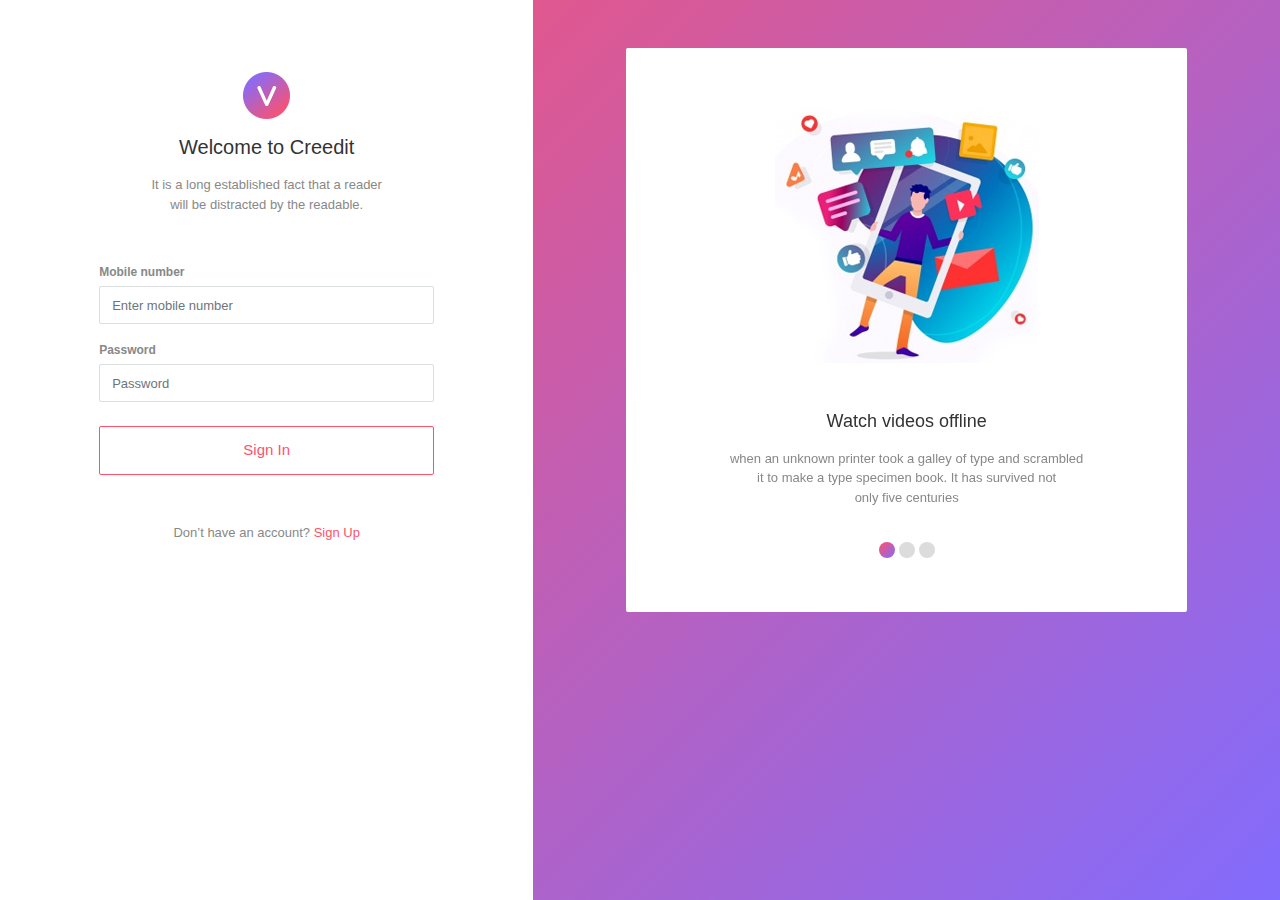
<file: templates/login.html>
<!DOCTYPE html>
<html lang="en">
   <head>
      <meta charset="utf-8">
      <meta http-equiv="X-UA-Compatible" content="IE=edge">
      <meta name="viewport" content="width=device-width, initial-scale=1, shrink-to-fit=no">
      <meta name="description" content="Askbootstrap">
      <meta name="author" content="Askbootstrap">
      <title>VIDOE - Video Streaming Website HTML Template</title>
      <!-- Favicon Icon -->
      <link rel="icon" type="/static/image/png" href="img/favicon.png">
      <!-- Bootstrap core CSS-->
      <link href="/static/vendor/bootstrap/css/bootstrap.min.css" rel="stylesheet">
      <!-- Custom fonts for this template-->
      <link href="/static/vendor/fontawesome-free/css/all.min.css" rel="stylesheet" type="text/css">
      <!-- Custom styles for this template-->
      <link href="/static/css/osahan.css" rel="stylesheet">
      <!-- Owl Carousel -->
      <link rel="stylesheet" href="/static/vendor/owl-carousel/owl.carousel.css">
      <link rel="stylesheet" href="/static/vendor/owl-carousel/owl.theme.css">
   </head>
   <body class="login-main-body">
      <section class="login-main-wrapper">
         <div class="container-fluid pl-0 pr-0">
            <div class="row no-gutters">
               <div class="col-md-5 p-5 bg-white full-height">
                  <div class="login-main-left">
                     <div class="text-center mb-5 login-main-left-header pt-4">
                        <img src="/static/img/favicon.png" class="img-fluid" alt="LOGO">
                        <h5 class="mt-3 mb-3">Welcome to Creedit</h5>
                        <p>It is a long established fact that a reader <br> will be distracted by the readable.</p>
                     </div>
                     <form action="/">
                        <div class="form-group">
                           <label>Mobile number</label>
                           <input type="text" class="form-control" placeholder="Enter mobile number">
                        </div>
                        <div class="form-group">
                           <label>Password</label>
                           <input type="password" class="form-control" placeholder="Password">
                        </div>
                        <div class="mt-4">
                           <div class="row">
                              <div class="col-12">
                                 <button type="submit" class="btn btn-outline-primary btn-block btn-lg">Sign In</button>
                              </div>
                           </div>
                        </div>
                     </form>
                     <div class="text-center mt-5">
                        <p class="light-gray">Don’t have an account? <a href="register.html">Sign Up</a></p>
                     </div>
                  </div>
               </div>
               <div class="col-md-7">
                  <div class="login-main-right bg-white p-5 mt-5 mb-5">
                     <div class="owl-carousel owl-carousel-login">
                        <div class="item">
                           <div class="carousel-login-card text-center">
                              <img src="/static/img/login.png" class="img-fluid" alt="LOGO">
                              <h5 class="mt-5 mb-3">​Watch videos offline</h5>
                              <p class="mb-4">when an unknown printer took a galley of type and scrambled<br> it to make a type specimen book. It has survived not <br>only five centuries</p>
                           </div>
                        </div>
                        <div class="item">
                           <div class="carousel-login-card text-center">
                              <img src="/static/img/login.png" class="img-fluid" alt="LOGO">
                              <h5 class="mt-5 mb-3">Download videos effortlessly</h5>
                              <p class="mb-4">when an unknown printer took a galley of type and scrambled<br> it to make a type specimen book. It has survived not <br>only five centuries</p>
                           </div>
                        </div>
                        <div class="item">
                           <div class="carousel-login-card text-center">
                              <img src="/static/img/login.png" class="img-fluid" alt="LOGO">
                              <h5 class="mt-5 mb-3">Create GIFs</h5>
                              <p class="mb-4">when an unknown printer took a galley of type and scrambled<br> it to make a type specimen book. It has survived not <br>only five centuries</p>
                           </div>
                        </div>
                     </div>
                  </div>
               </div>
            </div>
         </div>
      </section>
      <!-- Bootstrap core JavaScript-->
      <script src="/static/vendor/jquery/jquery.min.js"></script>
      <script src="/static/vendor/bootstrap/js/bootstrap.bundle.min.js"></script>
      <!-- Core plugin JavaScript-->
      <script src="/static/vendor/jquery-easing/jquery.easing.min.js"></script>
      <!-- Owl Carousel -->
      <script src="/static/vendor/owl-carousel/owl.carousel.js"></script>
      <!-- Custom scripts for all pages-->
      <script src="/static/js/custom.js"></script>
   </body>
</html>
</file>
<file: static/vendor/fontawesome-free/css/all.min.css>
/*!
 * Font Awesome Free 5.2.0 by @fontawesome - https://fontawesome.com
 * License - https://fontawesome.com/license (Icons: CC BY 4.0, Fonts: SIL OFL 1.1, Code: MIT License)
 */
.fa,.fab,.fal,.far,.fas{-moz-osx-font-smoothing:grayscale;-webkit-font-smoothing:antialiased;display:inline-block;font-style:normal;font-variant:normal;text-rendering:auto;line-height:1}.fa-lg{font-size:1.33333em;line-height:.75em;vertical-align:-.0667em}.fa-xs{font-size:.75em}.fa-sm{font-size:.875em}.fa-1x{font-size:1em}.fa-2x{font-size:2em}.fa-3x{font-size:3em}.fa-4x{font-size:4em}.fa-5x{font-size:5em}.fa-6x{font-size:6em}.fa-7x{font-size:7em}.fa-8x{font-size:8em}.fa-9x{font-size:9em}.fa-10x{font-size:10em}.fa-fw{text-align:center;width:1.25em}.fa-ul{list-style-type:none;margin-left:2.5em;padding-left:0}.fa-ul>li{position:relative}.fa-li{left:-2em;position:absolute;text-align:center;width:2em;line-height:inherit}.fa-border{border:.08em solid #eee;border-radius:.1em;padding:.2em .25em .15em}.fa-pull-left{float:left}.fa-pull-right{float:right}.fa.fa-pull-left,.fab.fa-pull-left,.fal.fa-pull-left,.far.fa-pull-left,.fas.fa-pull-left{margin-right:.3em}.fa.fa-pull-right,.fab.fa-pull-right,.fal.fa-pull-right,.far.fa-pull-right,.fas.fa-pull-right{margin-left:.3em}.fa-spin{animation:a 2s infinite linear}.fa-pulse{animation:a 1s infinite steps(8)}@keyframes a{0%{transform:rotate(0deg)}to{transform:rotate(1turn)}}.fa-rotate-90{-ms-filter:"progid:DXImageTransform.Microsoft.BasicImage(rotation=1)";transform:rotate(90deg)}.fa-rotate-180{-ms-filter:"progid:DXImageTransform.Microsoft.BasicImage(rotation=2)";transform:rotate(180deg)}.fa-rotate-270{-ms-filter:"progid:DXImageTransform.Microsoft.BasicImage(rotation=3)";transform:rotate(270deg)}.fa-flip-horizontal{-ms-filter:"progid:DXImageTransform.Microsoft.BasicImage(rotation=0, mirror=1)";transform:scaleX(-1)}.fa-flip-vertical{transform:scaleY(-1)}.fa-flip-horizontal.fa-flip-vertical,.fa-flip-vertical{-ms-filter:"progid:DXImageTransform.Microsoft.BasicImage(rotation=2, mirror=1)"}.fa-flip-horizontal.fa-flip-vertical{transform:scale(-1)}:root .fa-flip-horizontal,:root .fa-flip-vertical,:root .fa-rotate-90,:root .fa-rotate-180,:root .fa-rotate-270{-webkit-filter:none;filter:none}.fa-stack{display:inline-block;height:2em;line-height:2em;position:relative;vertical-align:middle;width:2em}.fa-stack-1x,.fa-stack-2x{left:0;position:absolute;text-align:center;width:100%}.fa-stack-1x{line-height:inherit}.fa-stack-2x{font-size:2em}.fa-inverse{color:#fff}.fa-500px:before{content:"\f26e"}.fa-accessible-icon:before{content:"\f368"}.fa-accusoft:before{content:"\f369"}.fa-address-book:before{content:"\f2b9"}.fa-address-card:before{content:"\f2bb"}.fa-adjust:before{content:"\f042"}.fa-adn:before{content:"\f170"}.fa-adversal:before{content:"\f36a"}.fa-affiliatetheme:before{content:"\f36b"}.fa-air-freshener:before{content:"\f5d0"}.fa-algolia:before{content:"\f36c"}.fa-align-center:before{content:"\f037"}.fa-align-justify:before{content:"\f039"}.fa-align-left:before{content:"\f036"}.fa-align-right:before{content:"\f038"}.fa-allergies:before{content:"\f461"}.fa-amazon:before{content:"\f270"}.fa-amazon-pay:before{content:"\f42c"}.fa-ambulance:before{content:"\f0f9"}.fa-american-sign-language-interpreting:before{content:"\f2a3"}.fa-amilia:before{content:"\f36d"}.fa-anchor:before{content:"\f13d"}.fa-android:before{content:"\f17b"}.fa-angellist:before{content:"\f209"}.fa-angle-double-down:before{content:"\f103"}.fa-angle-double-left:before{content:"\f100"}.fa-angle-double-right:before{content:"\f101"}.fa-angle-double-up:before{content:"\f102"}.fa-angle-down:before{content:"\f107"}.fa-angle-left:before{content:"\f104"}.fa-angle-right:before{content:"\f105"}.fa-angle-up:before{content:"\f106"}.fa-angry:before{content:"\f556"}.fa-angrycreative:before{content:"\f36e"}.fa-angular:before{content:"\f420"}.fa-app-store:before{content:"\f36f"}.fa-app-store-ios:before{content:"\f370"}.fa-apper:before{content:"\f371"}.fa-apple:before{content:"\f179"}.fa-apple-alt:before{content:"\f5d1"}.fa-apple-pay:before{content:"\f415"}.fa-archive:before{content:"\f187"}.fa-archway:before{content:"\f557"}.fa-arrow-alt-circle-down:before{content:"\f358"}.fa-arrow-alt-circle-left:before{content:"\f359"}.fa-arrow-alt-circle-right:before{content:"\f35a"}.fa-arrow-alt-circle-up:before{content:"\f35b"}.fa-arrow-circle-down:before{content:"\f0ab"}.fa-arrow-circle-left:before{content:"\f0a8"}.fa-arrow-circle-right:before{content:"\f0a9"}.fa-arrow-circle-up:before{content:"\f0aa"}.fa-arrow-down:before{content:"\f063"}.fa-arrow-left:before{content:"\f060"}.fa-arrow-right:before{content:"\f061"}.fa-arrow-up:before{content:"\f062"}.fa-arrows-alt:before{content:"\f0b2"}.fa-arrows-alt-h:before{content:"\f337"}.fa-arrows-alt-v:before{content:"\f338"}.fa-assistive-listening-systems:before{content:"\f2a2"}.fa-asterisk:before{content:"\f069"}.fa-asymmetrik:before{content:"\f372"}.fa-at:before{content:"\f1fa"}.fa-atlas:before{content:"\f558"}.fa-atom:before{content:"\f5d2"}.fa-audible:before{content:"\f373"}.fa-audio-description:before{content:"\f29e"}.fa-autoprefixer:before{content:"\f41c"}.fa-avianex:before{content:"\f374"}.fa-aviato:before{content:"\f421"}.fa-award:before{content:"\f559"}.fa-aws:before{content:"\f375"}.fa-backspace:before{content:"\f55a"}.fa-backward:before{content:"\f04a"}.fa-balance-scale:before{content:"\f24e"}.fa-ban:before{content:"\f05e"}.fa-band-aid:before{content:"\f462"}.fa-bandcamp:before{content:"\f2d5"}.fa-barcode:before{content:"\f02a"}.fa-bars:before{content:"\f0c9"}.fa-baseball-ball:before{content:"\f433"}.fa-basketball-ball:before{content:"\f434"}.fa-bath:before{content:"\f2cd"}.fa-battery-empty:before{content:"\f244"}.fa-battery-full:before{content:"\f240"}.fa-battery-half:before{content:"\f242"}.fa-battery-quarter:before{content:"\f243"}.fa-battery-three-quarters:before{content:"\f241"}.fa-bed:before{content:"\f236"}.fa-beer:before{content:"\f0fc"}.fa-behance:before{content:"\f1b4"}.fa-behance-square:before{content:"\f1b5"}.fa-bell:before{content:"\f0f3"}.fa-bell-slash:before{content:"\f1f6"}.fa-bezier-curve:before{content:"\f55b"}.fa-bicycle:before{content:"\f206"}.fa-bimobject:before{content:"\f378"}.fa-binoculars:before{content:"\f1e5"}.fa-birthday-cake:before{content:"\f1fd"}.fa-bitbucket:before{content:"\f171"}.fa-bitcoin:before{content:"\f379"}.fa-bity:before{content:"\f37a"}.fa-black-tie:before{content:"\f27e"}.fa-blackberry:before{content:"\f37b"}.fa-blender:before{content:"\f517"}.fa-blind:before{content:"\f29d"}.fa-blogger:before{content:"\f37c"}.fa-blogger-b:before{content:"\f37d"}.fa-bluetooth:before{content:"\f293"}.fa-bluetooth-b:before{content:"\f294"}.fa-bold:before{content:"\f032"}.fa-bolt:before{content:"\f0e7"}.fa-bomb:before{content:"\f1e2"}.fa-bone:before{content:"\f5d7"}.fa-bong:before{content:"\f55c"}.fa-book:before{content:"\f02d"}.fa-book-open:before{content:"\f518"}.fa-book-reader:before{content:"\f5da"}.fa-bookmark:before{content:"\f02e"}.fa-bowling-ball:before{content:"\f436"}.fa-box:before{content:"\f466"}.fa-box-open:before{content:"\f49e"}.fa-boxes:before{content:"\f468"}.fa-braille:before{content:"\f2a1"}.fa-brain:before{content:"\f5dc"}.fa-briefcase:before{content:"\f0b1"}.fa-briefcase-medical:before{content:"\f469"}.fa-broadcast-tower:before{content:"\f519"}.fa-broom:before{content:"\f51a"}.fa-brush:before{content:"\f55d"}.fa-btc:before{content:"\f15a"}.fa-bug:before{content:"\f188"}.fa-building:before{content:"\f1ad"}.fa-bullhorn:before{content:"\f0a1"}.fa-bullseye:before{content:"\f140"}.fa-burn:before{content:"\f46a"}.fa-buromobelexperte:before{content:"\f37f"}.fa-bus:before{content:"\f207"}.fa-bus-alt:before{content:"\f55e"}.fa-buysellads:before{content:"\f20d"}.fa-calculator:before{content:"\f1ec"}.fa-calendar:before{content:"\f133"}.fa-calendar-alt:before{content:"\f073"}.fa-calendar-check:before{content:"\f274"}.fa-calendar-minus:before{content:"\f272"}.fa-calendar-plus:before{content:"\f271"}.fa-calendar-times:before{content:"\f273"}.fa-camera:before{content:"\f030"}.fa-camera-retro:before{content:"\f083"}.fa-cannabis:before{content:"\f55f"}.fa-capsules:before{content:"\f46b"}.fa-car:before{content:"\f1b9"}.fa-car-alt:before{content:"\f5de"}.fa-car-battery:before{content:"\f5df"}.fa-car-crash:before{content:"\f5e1"}.fa-car-side:before{content:"\f5e4"}.fa-caret-down:before{content:"\f0d7"}.fa-caret-left:before{content:"\f0d9"}.fa-caret-right:before{content:"\f0da"}.fa-caret-square-down:before{content:"\f150"}.fa-caret-square-left:before{content:"\f191"}.fa-caret-square-right:before{content:"\f152"}.fa-caret-square-up:before{content:"\f151"}.fa-caret-up:before{content:"\f0d8"}.fa-cart-arrow-down:before{content:"\f218"}.fa-cart-plus:before{content:"\f217"}.fa-cc-amazon-pay:before{content:"\f42d"}.fa-cc-amex:before{content:"\f1f3"}.fa-cc-apple-pay:before{content:"\f416"}.fa-cc-diners-club:before{content:"\f24c"}.fa-cc-discover:before{content:"\f1f2"}.fa-cc-jcb:before{content:"\f24b"}.fa-cc-mastercard:before{content:"\f1f1"}.fa-cc-paypal:before{content:"\f1f4"}.fa-cc-stripe:before{content:"\f1f5"}.fa-cc-visa:before{content:"\f1f0"}.fa-centercode:before{content:"\f380"}.fa-certificate:before{content:"\f0a3"}.fa-chalkboard:before{content:"\f51b"}.fa-chalkboard-teacher:before{content:"\f51c"}.fa-charging-station:before{content:"\f5e7"}.fa-chart-area:before{content:"\f1fe"}.fa-chart-bar:before{content:"\f080"}.fa-chart-line:before{content:"\f201"}.fa-chart-pie:before{content:"\f200"}.fa-check:before{content:"\f00c"}.fa-check-circle:before{content:"\f058"}.fa-check-double:before{content:"\f560"}.fa-check-square:before{content:"\f14a"}.fa-chess:before{content:"\f439"}.fa-chess-bishop:before{content:"\f43a"}.fa-chess-board:before{content:"\f43c"}.fa-chess-king:before{content:"\f43f"}.fa-chess-knight:before{content:"\f441"}.fa-chess-pawn:before{content:"\f443"}.fa-chess-queen:before{content:"\f445"}.fa-chess-rook:before{content:"\f447"}.fa-chevron-circle-down:before{content:"\f13a"}.fa-chevron-circle-left:before{content:"\f137"}.fa-chevron-circle-right:before{content:"\f138"}.fa-chevron-circle-up:before{content:"\f139"}.fa-chevron-down:before{content:"\f078"}.fa-chevron-left:before{content:"\f053"}.fa-chevron-right:before{content:"\f054"}.fa-chevron-up:before{content:"\f077"}.fa-child:before{content:"\f1ae"}.fa-chrome:before{content:"\f268"}.fa-church:before{content:"\f51d"}.fa-circle:before{content:"\f111"}.fa-circle-notch:before{content:"\f1ce"}.fa-clipboard:before{content:"\f328"}.fa-clipboard-check:before{content:"\f46c"}.fa-clipboard-list:before{content:"\f46d"}.fa-clock:before{content:"\f017"}.fa-clone:before{content:"\f24d"}.fa-closed-captioning:before{content:"\f20a"}.fa-cloud:before{content:"\f0c2"}.fa-cloud-download-alt:before{content:"\f381"}.fa-cloud-upload-alt:before{content:"\f382"}.fa-cloudscale:before{content:"\f383"}.fa-cloudsmith:before{content:"\f384"}.fa-cloudversify:before{content:"\f385"}.fa-cocktail:before{content:"\f561"}.fa-code:before{content:"\f121"}.fa-code-branch:before{content:"\f126"}.fa-codepen:before{content:"\f1cb"}.fa-codiepie:before{content:"\f284"}.fa-coffee:before{content:"\f0f4"}.fa-cog:before{content:"\f013"}.fa-cogs:before{content:"\f085"}.fa-coins:before{content:"\f51e"}.fa-columns:before{content:"\f0db"}.fa-comment:before{content:"\f075"}.fa-comment-alt:before{content:"\f27a"}.fa-comment-dots:before{content:"\f4ad"}.fa-comment-slash:before{content:"\f4b3"}.fa-comments:before{content:"\f086"}.fa-compact-disc:before{content:"\f51f"}.fa-compass:before{content:"\f14e"}.fa-compress:before{content:"\f066"}.fa-concierge-bell:before{content:"\f562"}.fa-connectdevelop:before{content:"\f20e"}.fa-contao:before{content:"\f26d"}.fa-cookie:before{content:"\f563"}.fa-cookie-bite:before{content:"\f564"}.fa-copy:before{content:"\f0c5"}.fa-copyright:before{content:"\f1f9"}.fa-couch:before{content:"\f4b8"}.fa-cpanel:before{content:"\f388"}.fa-creative-commons:before{content:"\f25e"}.fa-creative-commons-by:before{content:"\f4e7"}.fa-creative-commons-nc:before{content:"\f4e8"}.fa-creative-commons-nc-eu:before{content:"\f4e9"}.fa-creative-commons-nc-jp:before{content:"\f4ea"}.fa-creative-commons-nd:before{content:"\f4eb"}.fa-creative-commons-pd:before{content:"\f4ec"}.fa-creative-commons-pd-alt:before{content:"\f4ed"}.fa-creative-commons-remix:before{content:"\f4ee"}.fa-creative-commons-sa:before{content:"\f4ef"}.fa-creative-commons-sampling:before{content:"\f4f0"}.fa-creative-commons-sampling-plus:before{content:"\f4f1"}.fa-creative-commons-share:before{content:"\f4f2"}.fa-credit-card:before{content:"\f09d"}.fa-crop:before{content:"\f125"}.fa-crop-alt:before{content:"\f565"}.fa-crosshairs:before{content:"\f05b"}.fa-crow:before{content:"\f520"}.fa-crown:before{content:"\f521"}.fa-css3:before{content:"\f13c"}.fa-css3-alt:before{content:"\f38b"}.fa-cube:before{content:"\f1b2"}.fa-cubes:before{content:"\f1b3"}.fa-cut:before{content:"\f0c4"}.fa-cuttlefish:before{content:"\f38c"}.fa-d-and-d:before{content:"\f38d"}.fa-dashcube:before{content:"\f210"}.fa-database:before{content:"\f1c0"}.fa-deaf:before{content:"\f2a4"}.fa-delicious:before{content:"\f1a5"}.fa-deploydog:before{content:"\f38e"}.fa-deskpro:before{content:"\f38f"}.fa-desktop:before{content:"\f108"}.fa-deviantart:before{content:"\f1bd"}.fa-diagnoses:before{content:"\f470"}.fa-dice:before{content:"\f522"}.fa-dice-five:before{content:"\f523"}.fa-dice-four:before{content:"\f524"}.fa-dice-one:before{content:"\f525"}.fa-dice-six:before{content:"\f526"}.fa-dice-three:before{content:"\f527"}.fa-dice-two:before{content:"\f528"}.fa-digg:before{content:"\f1a6"}.fa-digital-ocean:before{content:"\f391"}.fa-digital-tachograph:before{content:"\f566"}.fa-directions:before{content:"\f5eb"}.fa-discord:before{content:"\f392"}.fa-discourse:before{content:"\f393"}.fa-divide:before{content:"\f529"}.fa-dizzy:before{content:"\f567"}.fa-dna:before{content:"\f471"}.fa-dochub:before{content:"\f394"}.fa-docker:before{content:"\f395"}.fa-dollar-sign:before{content:"\f155"}.fa-dolly:before{content:"\f472"}.fa-dolly-flatbed:before{content:"\f474"}.fa-donate:before{content:"\f4b9"}.fa-door-closed:before{content:"\f52a"}.fa-door-open:before{content:"\f52b"}.fa-dot-circle:before{content:"\f192"}.fa-dove:before{content:"\f4ba"}.fa-download:before{content:"\f019"}.fa-draft2digital:before{content:"\f396"}.fa-drafting-compass:before{content:"\f568"}.fa-draw-polygon:before{content:"\f5ee"}.fa-dribbble:before{content:"\f17d"}.fa-dribbble-square:before{content:"\f397"}.fa-dropbox:before{content:"\f16b"}.fa-drum:before{content:"\f569"}.fa-drum-steelpan:before{content:"\f56a"}.fa-drupal:before{content:"\f1a9"}.fa-dumbbell:before{content:"\f44b"}.fa-dyalog:before{content:"\f399"}.fa-earlybirds:before{content:"\f39a"}.fa-ebay:before{content:"\f4f4"}.fa-edge:before{content:"\f282"}.fa-edit:before{content:"\f044"}.fa-eject:before{content:"\f052"}.fa-elementor:before{content:"\f430"}.fa-ellipsis-h:before{content:"\f141"}.fa-ellipsis-v:before{content:"\f142"}.fa-ello:before{content:"\f5f1"}.fa-ember:before{content:"\f423"}.fa-empire:before{content:"\f1d1"}.fa-envelope:before{content:"\f0e0"}.fa-envelope-open:before{content:"\f2b6"}.fa-envelope-square:before{content:"\f199"}.fa-envira:before{content:"\f299"}.fa-equals:before{content:"\f52c"}.fa-eraser:before{content:"\f12d"}.fa-erlang:before{content:"\f39d"}.fa-ethereum:before{content:"\f42e"}.fa-etsy:before{content:"\f2d7"}.fa-euro-sign:before{content:"\f153"}.fa-exchange-alt:before{content:"\f362"}.fa-exclamation:before{content:"\f12a"}.fa-exclamation-circle:before{content:"\f06a"}.fa-exclamation-triangle:before{content:"\f071"}.fa-expand:before{content:"\f065"}.fa-expand-arrows-alt:before{content:"\f31e"}.fa-expeditedssl:before{content:"\f23e"}.fa-external-link-alt:before{content:"\f35d"}.fa-external-link-square-alt:before{content:"\f360"}.fa-eye:before{content:"\f06e"}.fa-eye-dropper:before{content:"\f1fb"}.fa-eye-slash:before{content:"\f070"}.fa-facebook:before{content:"\f09a"}.fa-facebook-f:before{content:"\f39e"}.fa-facebook-messenger:before{content:"\f39f"}.fa-facebook-square:before{content:"\f082"}.fa-fast-backward:before{content:"\f049"}.fa-fast-forward:before{content:"\f050"}.fa-fax:before{content:"\f1ac"}.fa-feather:before{content:"\f52d"}.fa-feather-alt:before{content:"\f56b"}.fa-female:before{content:"\f182"}.fa-fighter-jet:before{content:"\f0fb"}.fa-file:before{content:"\f15b"}.fa-file-alt:before{content:"\f15c"}.fa-file-archive:before{content:"\f1c6"}.fa-file-audio:before{content:"\f1c7"}.fa-file-code:before{content:"\f1c9"}.fa-file-contract:before{content:"\f56c"}.fa-file-download:before{content:"\f56d"}.fa-file-excel:before{content:"\f1c3"}.fa-file-export:before{content:"\f56e"}.fa-file-image:before{content:"\f1c5"}.fa-file-import:before{content:"\f56f"}.fa-file-invoice:before{content:"\f570"}.fa-file-invoice-dollar:before{content:"\f571"}.fa-file-medical:before{content:"\f477"}.fa-file-medical-alt:before{content:"\f478"}.fa-file-pdf:before{content:"\f1c1"}.fa-file-powerpoint:before{content:"\f1c4"}.fa-file-prescription:before{content:"\f572"}.fa-file-signature:before{content:"\f573"}.fa-file-upload:before{content:"\f574"}.fa-file-video:before{content:"\f1c8"}.fa-file-word:before{content:"\f1c2"}.fa-fill:before{content:"\f575"}.fa-fill-drip:before{content:"\f576"}.fa-film:before{content:"\f008"}.fa-filter:before{content:"\f0b0"}.fa-fingerprint:before{content:"\f577"}.fa-fire:before{content:"\f06d"}.fa-fire-extinguisher:before{content:"\f134"}.fa-firefox:before{content:"\f269"}.fa-first-aid:before{content:"\f479"}.fa-first-order:before{content:"\f2b0"}.fa-first-order-alt:before{content:"\f50a"}.fa-firstdraft:before{content:"\f3a1"}.fa-fish:before{content:"\f578"}.fa-flag:before{content:"\f024"}.fa-flag-checkered:before{content:"\f11e"}.fa-flask:before{content:"\f0c3"}.fa-flickr:before{content:"\f16e"}.fa-flipboard:before{content:"\f44d"}.fa-flushed:before{content:"\f579"}.fa-fly:before{content:"\f417"}.fa-folder:before{content:"\f07b"}.fa-folder-open:before{content:"\f07c"}.fa-font:before{content:"\f031"}.fa-font-awesome:before{content:"\f2b4"}.fa-font-awesome-alt:before{content:"\f35c"}.fa-font-awesome-flag:before{content:"\f425"}.fa-font-awesome-logo-full:before{content:"\f4e6"}.fa-fonticons:before{content:"\f280"}.fa-fonticons-fi:before{content:"\f3a2"}.fa-football-ball:before{content:"\f44e"}.fa-fort-awesome:before{content:"\f286"}.fa-fort-awesome-alt:before{content:"\f3a3"}.fa-forumbee:before{content:"\f211"}.fa-forward:before{content:"\f04e"}.fa-foursquare:before{content:"\f180"}.fa-free-code-camp:before{content:"\f2c5"}.fa-freebsd:before{content:"\f3a4"}.fa-frog:before{content:"\f52e"}.fa-frown:before{content:"\f119"}.fa-frown-open:before{content:"\f57a"}.fa-fulcrum:before{content:"\f50b"}.fa-futbol:before{content:"\f1e3"}.fa-galactic-republic:before{content:"\f50c"}.fa-galactic-senate:before{content:"\f50d"}.fa-gamepad:before{content:"\f11b"}.fa-gas-pump:before{content:"\f52f"}.fa-gavel:before{content:"\f0e3"}.fa-gem:before{content:"\f3a5"}.fa-genderless:before{content:"\f22d"}.fa-get-pocket:before{content:"\f265"}.fa-gg:before{content:"\f260"}.fa-gg-circle:before{content:"\f261"}.fa-gift:before{content:"\f06b"}.fa-git:before{content:"\f1d3"}.fa-git-square:before{content:"\f1d2"}.fa-github:before{content:"\f09b"}.fa-github-alt:before{content:"\f113"}.fa-github-square:before{content:"\f092"}.fa-gitkraken:before{content:"\f3a6"}.fa-gitlab:before{content:"\f296"}.fa-gitter:before{content:"\f426"}.fa-glass-martini:before{content:"\f000"}.fa-glass-martini-alt:before{content:"\f57b"}.fa-glasses:before{content:"\f530"}.fa-glide:before{content:"\f2a5"}.fa-glide-g:before{content:"\f2a6"}.fa-globe:before{content:"\f0ac"}.fa-globe-africa:before{content:"\f57c"}.fa-globe-americas:before{content:"\f57d"}.fa-globe-asia:before{content:"\f57e"}.fa-gofore:before{content:"\f3a7"}.fa-golf-ball:before{content:"\f450"}.fa-goodreads:before{content:"\f3a8"}.fa-goodreads-g:before{content:"\f3a9"}.fa-google:before{content:"\f1a0"}.fa-google-drive:before{content:"\f3aa"}.fa-google-play:before{content:"\f3ab"}.fa-google-plus:before{content:"\f2b3"}.fa-google-plus-g:before{content:"\f0d5"}.fa-google-plus-square:before{content:"\f0d4"}.fa-google-wallet:before{content:"\f1ee"}.fa-graduation-cap:before{content:"\f19d"}.fa-gratipay:before{content:"\f184"}.fa-grav:before{content:"\f2d6"}.fa-greater-than:before{content:"\f531"}.fa-greater-than-equal:before{content:"\f532"}.fa-grimace:before{content:"\f57f"}.fa-grin:before{content:"\f580"}.fa-grin-alt:before{content:"\f581"}.fa-grin-beam:before{content:"\f582"}.fa-grin-beam-sweat:before{content:"\f583"}.fa-grin-hearts:before{content:"\f584"}.fa-grin-squint:before{content:"\f585"}.fa-grin-squint-tears:before{content:"\f586"}.fa-grin-stars:before{content:"\f587"}.fa-grin-tears:before{content:"\f588"}.fa-grin-tongue:before{content:"\f589"}.fa-grin-tongue-squint:before{content:"\f58a"}.fa-grin-tongue-wink:before{content:"\f58b"}.fa-grin-wink:before{content:"\f58c"}.fa-grip-horizontal:before{content:"\f58d"}.fa-grip-vertical:before{content:"\f58e"}.fa-gripfire:before{content:"\f3ac"}.fa-grunt:before{content:"\f3ad"}.fa-gulp:before{content:"\f3ae"}.fa-h-square:before{content:"\f0fd"}.fa-hacker-news:before{content:"\f1d4"}.fa-hacker-news-square:before{content:"\f3af"}.fa-hackerrank:before{content:"\f5f7"}.fa-hand-holding:before{content:"\f4bd"}.fa-hand-holding-heart:before{content:"\f4be"}.fa-hand-holding-usd:before{content:"\f4c0"}.fa-hand-lizard:before{content:"\f258"}.fa-hand-paper:before{content:"\f256"}.fa-hand-peace:before{content:"\f25b"}.fa-hand-point-down:before{content:"\f0a7"}.fa-hand-point-left:before{content:"\f0a5"}.fa-hand-point-right:before{content:"\f0a4"}.fa-hand-point-up:before{content:"\f0a6"}.fa-hand-pointer:before{content:"\f25a"}.fa-hand-rock:before{content:"\f255"}.fa-hand-scissors:before{content:"\f257"}.fa-hand-spock:before{content:"\f259"}.fa-hands:before{content:"\f4c2"}.fa-hands-helping:before{content:"\f4c4"}.fa-handshake:before{content:"\f2b5"}.fa-hashtag:before{content:"\f292"}.fa-hdd:before{content:"\f0a0"}.fa-heading:before{content:"\f1dc"}.fa-headphones:before{content:"\f025"}.fa-headphones-alt:before{content:"\f58f"}.fa-headset:before{content:"\f590"}.fa-heart:before{content:"\f004"}.fa-heartbeat:before{content:"\f21e"}.fa-helicopter:before{content:"\f533"}.fa-highlighter:before{content:"\f591"}.fa-hips:before{content:"\f452"}.fa-hire-a-helper:before{content:"\f3b0"}.fa-history:before{content:"\f1da"}.fa-hockey-puck:before{content:"\f453"}.fa-home:before{content:"\f015"}.fa-hooli:before{content:"\f427"}.fa-hornbill:before{content:"\f592"}.fa-hospital:before{content:"\f0f8"}.fa-hospital-alt:before{content:"\f47d"}.fa-hospital-symbol:before{content:"\f47e"}.fa-hot-tub:before{content:"\f593"}.fa-hotel:before{content:"\f594"}.fa-hotjar:before{content:"\f3b1"}.fa-hourglass:before{content:"\f254"}.fa-hourglass-end:before{content:"\f253"}.fa-hourglass-half:before{content:"\f252"}.fa-hourglass-start:before{content:"\f251"}.fa-houzz:before{content:"\f27c"}.fa-html5:before{content:"\f13b"}.fa-hubspot:before{content:"\f3b2"}.fa-i-cursor:before{content:"\f246"}.fa-id-badge:before{content:"\f2c1"}.fa-id-card:before{content:"\f2c2"}.fa-id-card-alt:before{content:"\f47f"}.fa-image:before{content:"\f03e"}.fa-images:before{content:"\f302"}.fa-imdb:before{content:"\f2d8"}.fa-inbox:before{content:"\f01c"}.fa-indent:before{content:"\f03c"}.fa-industry:before{content:"\f275"}.fa-infinity:before{content:"\f534"}.fa-info:before{content:"\f129"}.fa-info-circle:before{content:"\f05a"}.fa-instagram:before{content:"\f16d"}.fa-internet-explorer:before{content:"\f26b"}.fa-ioxhost:before{content:"\f208"}.fa-italic:before{content:"\f033"}.fa-itunes:before{content:"\f3b4"}.fa-itunes-note:before{content:"\f3b5"}.fa-java:before{content:"\f4e4"}.fa-jedi-order:before{content:"\f50e"}.fa-jenkins:before{content:"\f3b6"}.fa-joget:before{content:"\f3b7"}.fa-joint:before{content:"\f595"}.fa-joomla:before{content:"\f1aa"}.fa-js:before{content:"\f3b8"}.fa-js-square:before{content:"\f3b9"}.fa-jsfiddle:before{content:"\f1cc"}.fa-kaggle:before{content:"\f5fa"}.fa-key:before{content:"\f084"}.fa-keybase:before{content:"\f4f5"}.fa-keyboard:before{content:"\f11c"}.fa-keycdn:before{content:"\f3ba"}.fa-kickstarter:before{content:"\f3bb"}.fa-kickstarter-k:before{content:"\f3bc"}.fa-kiss:before{content:"\f596"}.fa-kiss-beam:before{content:"\f597"}.fa-kiss-wink-heart:before{content:"\f598"}.fa-kiwi-bird:before{content:"\f535"}.fa-korvue:before{content:"\f42f"}.fa-language:before{content:"\f1ab"}.fa-laptop:before{content:"\f109"}.fa-laptop-code:before{content:"\f5fc"}.fa-laravel:before{content:"\f3bd"}.fa-lastfm:before{content:"\f202"}.fa-lastfm-square:before{content:"\f203"}.fa-laugh:before{content:"\f599"}.fa-laugh-beam:before{content:"\f59a"}.fa-laugh-squint:before{content:"\f59b"}.fa-laugh-wink:before{content:"\f59c"}.fa-layer-group:before{content:"\f5fd"}.fa-leaf:before{content:"\f06c"}.fa-leanpub:before{content:"\f212"}.fa-lemon:before{content:"\f094"}.fa-less:before{content:"\f41d"}.fa-less-than:before{content:"\f536"}.fa-less-than-equal:before{content:"\f537"}.fa-level-down-alt:before{content:"\f3be"}.fa-level-up-alt:before{content:"\f3bf"}.fa-life-ring:before{content:"\f1cd"}.fa-lightbulb:before{content:"\f0eb"}.fa-line:before{content:"\f3c0"}.fa-link:before{content:"\f0c1"}.fa-linkedin:before{content:"\f08c"}.fa-linkedin-in:before{content:"\f0e1"}.fa-linode:before{content:"\f2b8"}.fa-linux:before{content:"\f17c"}.fa-lira-sign:before{content:"\f195"}.fa-list:before{content:"\f03a"}.fa-list-alt:before{content:"\f022"}.fa-list-ol:before{content:"\f0cb"}.fa-list-ul:before{content:"\f0ca"}.fa-location-arrow:before{content:"\f124"}.fa-lock:before{content:"\f023"}.fa-lock-open:before{content:"\f3c1"}.fa-long-arrow-alt-down:before{content:"\f309"}.fa-long-arrow-alt-left:before{content:"\f30a"}.fa-long-arrow-alt-right:before{content:"\f30b"}.fa-long-arrow-alt-up:before{content:"\f30c"}.fa-low-vision:before{content:"\f2a8"}.fa-luggage-cart:before{content:"\f59d"}.fa-lyft:before{content:"\f3c3"}.fa-magento:before{content:"\f3c4"}.fa-magic:before{content:"\f0d0"}.fa-magnet:before{content:"\f076"}.fa-mailchimp:before{content:"\f59e"}.fa-male:before{content:"\f183"}.fa-mandalorian:before{content:"\f50f"}.fa-map:before{content:"\f279"}.fa-map-marked:before{content:"\f59f"}.fa-map-marked-alt:before{content:"\f5a0"}.fa-map-marker:before{content:"\f041"}.fa-map-marker-alt:before{content:"\f3c5"}.fa-map-pin:before{content:"\f276"}.fa-map-signs:before{content:"\f277"}.fa-markdown:before{content:"\f60f"}.fa-marker:before{content:"\f5a1"}.fa-mars:before{content:"\f222"}.fa-mars-double:before{content:"\f227"}.fa-mars-stroke:before{content:"\f229"}.fa-mars-stroke-h:before{content:"\f22b"}.fa-mars-stroke-v:before{content:"\f22a"}.fa-mastodon:before{content:"\f4f6"}.fa-maxcdn:before{content:"\f136"}.fa-medal:before{content:"\f5a2"}.fa-medapps:before{content:"\f3c6"}.fa-medium:before{content:"\f23a"}.fa-medium-m:before{content:"\f3c7"}.fa-medkit:before{content:"\f0fa"}.fa-medrt:before{content:"\f3c8"}.fa-meetup:before{content:"\f2e0"}.fa-megaport:before{content:"\f5a3"}.fa-meh:before{content:"\f11a"}.fa-meh-blank:before{content:"\f5a4"}.fa-meh-rolling-eyes:before{content:"\f5a5"}.fa-memory:before{content:"\f538"}.fa-mercury:before{content:"\f223"}.fa-microchip:before{content:"\f2db"}.fa-microphone:before{content:"\f130"}.fa-microphone-alt:before{content:"\f3c9"}.fa-microphone-alt-slash:before{content:"\f539"}.fa-microphone-slash:before{content:"\f131"}.fa-microscope:before{content:"\f610"}.fa-microsoft:before{content:"\f3ca"}.fa-minus:before{content:"\f068"}.fa-minus-circle:before{content:"\f056"}.fa-minus-square:before{content:"\f146"}.fa-mix:before{content:"\f3cb"}.fa-mixcloud:before{content:"\f289"}.fa-mizuni:before{content:"\f3cc"}.fa-mobile:before{content:"\f10b"}.fa-mobile-alt:before{content:"\f3cd"}.fa-modx:before{content:"\f285"}.fa-monero:before{content:"\f3d0"}.fa-money-bill:before{content:"\f0d6"}.fa-money-bill-alt:before{content:"\f3d1"}.fa-money-bill-wave:before{content:"\f53a"}.fa-money-bill-wave-alt:before{content:"\f53b"}.fa-money-check:before{content:"\f53c"}.fa-money-check-alt:before{content:"\f53d"}.fa-monument:before{content:"\f5a6"}.fa-moon:before{content:"\f186"}.fa-mortar-pestle:before{content:"\f5a7"}.fa-motorcycle:before{content:"\f21c"}.fa-mouse-pointer:before{content:"\f245"}.fa-music:before{content:"\f001"}.fa-napster:before{content:"\f3d2"}.fa-neos:before{content:"\f612"}.fa-neuter:before{content:"\f22c"}.fa-newspaper:before{content:"\f1ea"}.fa-nimblr:before{content:"\f5a8"}.fa-nintendo-switch:before{content:"\f418"}.fa-node:before{content:"\f419"}.fa-node-js:before{content:"\f3d3"}.fa-not-equal:before{content:"\f53e"}.fa-notes-medical:before{content:"\f481"}.fa-npm:before{content:"\f3d4"}.fa-ns8:before{content:"\f3d5"}.fa-nutritionix:before{content:"\f3d6"}.fa-object-group:before{content:"\f247"}.fa-object-ungroup:before{content:"\f248"}.fa-odnoklassniki:before{content:"\f263"}.fa-odnoklassniki-square:before{content:"\f264"}.fa-oil-can:before{content:"\f613"}.fa-old-republic:before{content:"\f510"}.fa-opencart:before{content:"\f23d"}.fa-openid:before{content:"\f19b"}.fa-opera:before{content:"\f26a"}.fa-optin-monster:before{content:"\f23c"}.fa-osi:before{content:"\f41a"}.fa-outdent:before{content:"\f03b"}.fa-page4:before{content:"\f3d7"}.fa-pagelines:before{content:"\f18c"}.fa-paint-brush:before{content:"\f1fc"}.fa-paint-roller:before{content:"\f5aa"}.fa-palette:before{content:"\f53f"}.fa-palfed:before{content:"\f3d8"}.fa-pallet:before{content:"\f482"}.fa-paper-plane:before{content:"\f1d8"}.fa-paperclip:before{content:"\f0c6"}.fa-parachute-box:before{content:"\f4cd"}.fa-paragraph:before{content:"\f1dd"}.fa-parking:before{content:"\f540"}.fa-passport:before{content:"\f5ab"}.fa-paste:before{content:"\f0ea"}.fa-patreon:before{content:"\f3d9"}.fa-pause:before{content:"\f04c"}.fa-pause-circle:before{content:"\f28b"}.fa-paw:before{content:"\f1b0"}.fa-paypal:before{content:"\f1ed"}.fa-pen:before{content:"\f304"}.fa-pen-alt:before{content:"\f305"}.fa-pen-fancy:before{content:"\f5ac"}.fa-pen-nib:before{content:"\f5ad"}.fa-pen-square:before{content:"\f14b"}.fa-pencil-alt:before{content:"\f303"}.fa-pencil-ruler:before{content:"\f5ae"}.fa-people-carry:before{content:"\f4ce"}.fa-percent:before{content:"\f295"}.fa-percentage:before{content:"\f541"}.fa-periscope:before{content:"\f3da"}.fa-phabricator:before{content:"\f3db"}.fa-phoenix-framework:before{content:"\f3dc"}.fa-phoenix-squadron:before{content:"\f511"}.fa-phone:before{content:"\f095"}.fa-phone-slash:before{content:"\f3dd"}.fa-phone-square:before{content:"\f098"}.fa-phone-volume:before{content:"\f2a0"}.fa-php:before{content:"\f457"}.fa-pied-piper:before{content:"\f2ae"}.fa-pied-piper-alt:before{content:"\f1a8"}.fa-pied-piper-hat:before{content:"\f4e5"}.fa-pied-piper-pp:before{content:"\f1a7"}.fa-piggy-bank:before{content:"\f4d3"}.fa-pills:before{content:"\f484"}.fa-pinterest:before{content:"\f0d2"}.fa-pinterest-p:before{content:"\f231"}.fa-pinterest-square:before{content:"\f0d3"}.fa-plane:before{content:"\f072"}.fa-plane-arrival:before{content:"\f5af"}.fa-plane-departure:before{content:"\f5b0"}.fa-play:before{content:"\f04b"}.fa-play-circle:before{content:"\f144"}.fa-playstation:before{content:"\f3df"}.fa-plug:before{content:"\f1e6"}.fa-plus:before{content:"\f067"}.fa-plus-circle:before{content:"\f055"}.fa-plus-square:before{content:"\f0fe"}.fa-podcast:before{content:"\f2ce"}.fa-poo:before{content:"\f2fe"}.fa-poop:before{content:"\f619"}.fa-portrait:before{content:"\f3e0"}.fa-pound-sign:before{content:"\f154"}.fa-power-off:before{content:"\f011"}.fa-prescription:before{content:"\f5b1"}.fa-prescription-bottle:before{content:"\f485"}.fa-prescription-bottle-alt:before{content:"\f486"}.fa-print:before{content:"\f02f"}.fa-procedures:before{content:"\f487"}.fa-product-hunt:before{content:"\f288"}.fa-project-diagram:before{content:"\f542"}.fa-pushed:before{content:"\f3e1"}.fa-puzzle-piece:before{content:"\f12e"}.fa-python:before{content:"\f3e2"}.fa-qq:before{content:"\f1d6"}.fa-qrcode:before{content:"\f029"}.fa-question:before{content:"\f128"}.fa-question-circle:before{content:"\f059"}.fa-quidditch:before{content:"\f458"}.fa-quinscape:before{content:"\f459"}.fa-quora:before{content:"\f2c4"}.fa-quote-left:before{content:"\f10d"}.fa-quote-right:before{content:"\f10e"}.fa-r-project:before{content:"\f4f7"}.fa-random:before{content:"\f074"}.fa-ravelry:before{content:"\f2d9"}.fa-react:before{content:"\f41b"}.fa-readme:before{content:"\f4d5"}.fa-rebel:before{content:"\f1d0"}.fa-receipt:before{content:"\f543"}.fa-recycle:before{content:"\f1b8"}.fa-red-river:before{content:"\f3e3"}.fa-reddit:before{content:"\f1a1"}.fa-reddit-alien:before{content:"\f281"}.fa-reddit-square:before{content:"\f1a2"}.fa-redo:before{content:"\f01e"}.fa-redo-alt:before{content:"\f2f9"}.fa-registered:before{content:"\f25d"}.fa-rendact:before{content:"\f3e4"}.fa-renren:before{content:"\f18b"}.fa-reply:before{content:"\f3e5"}.fa-reply-all:before{content:"\f122"}.fa-replyd:before{content:"\f3e6"}.fa-researchgate:before{content:"\f4f8"}.fa-resolving:before{content:"\f3e7"}.fa-retweet:before{content:"\f079"}.fa-rev:before{content:"\f5b2"}.fa-ribbon:before{content:"\f4d6"}.fa-road:before{content:"\f018"}.fa-robot:before{content:"\f544"}.fa-rocket:before{content:"\f135"}.fa-rocketchat:before{content:"\f3e8"}.fa-rockrms:before{content:"\f3e9"}.fa-route:before{content:"\f4d7"}.fa-rss:before{content:"\f09e"}.fa-rss-square:before{content:"\f143"}.fa-ruble-sign:before{content:"\f158"}.fa-ruler:before{content:"\f545"}.fa-ruler-combined:before{content:"\f546"}.fa-ruler-horizontal:before{content:"\f547"}.fa-ruler-vertical:before{content:"\f548"}.fa-rupee-sign:before{content:"\f156"}.fa-sad-cry:before{content:"\f5b3"}.fa-sad-tear:before{content:"\f5b4"}.fa-safari:before{content:"\f267"}.fa-sass:before{content:"\f41e"}.fa-save:before{content:"\f0c7"}.fa-schlix:before{content:"\f3ea"}.fa-school:before{content:"\f549"}.fa-screwdriver:before{content:"\f54a"}.fa-scribd:before{content:"\f28a"}.fa-search:before{content:"\f002"}.fa-search-minus:before{content:"\f010"}.fa-search-plus:before{content:"\f00e"}.fa-searchengin:before{content:"\f3eb"}.fa-seedling:before{content:"\f4d8"}.fa-sellcast:before{content:"\f2da"}.fa-sellsy:before{content:"\f213"}.fa-server:before{content:"\f233"}.fa-servicestack:before{content:"\f3ec"}.fa-shapes:before{content:"\f61f"}.fa-share:before{content:"\f064"}.fa-share-alt:before{content:"\f1e0"}.fa-share-alt-square:before{content:"\f1e1"}.fa-share-square:before{content:"\f14d"}.fa-shekel-sign:before{content:"\f20b"}.fa-shield-alt:before{content:"\f3ed"}.fa-ship:before{content:"\f21a"}.fa-shipping-fast:before{content:"\f48b"}.fa-shirtsinbulk:before{content:"\f214"}.fa-shoe-prints:before{content:"\f54b"}.fa-shopping-bag:before{content:"\f290"}.fa-shopping-basket:before{content:"\f291"}.fa-shopping-cart:before{content:"\f07a"}.fa-shopware:before{content:"\f5b5"}.fa-shower:before{content:"\f2cc"}.fa-shuttle-van:before{content:"\f5b6"}.fa-sign:before{content:"\f4d9"}.fa-sign-in-alt:before{content:"\f2f6"}.fa-sign-language:before{content:"\f2a7"}.fa-sign-out-alt:before{content:"\f2f5"}.fa-signal:before{content:"\f012"}.fa-signature:before{content:"\f5b7"}.fa-simplybuilt:before{content:"\f215"}.fa-sistrix:before{content:"\f3ee"}.fa-sitemap:before{content:"\f0e8"}.fa-sith:before{content:"\f512"}.fa-skull:before{content:"\f54c"}.fa-skyatlas:before{content:"\f216"}.fa-skype:before{content:"\f17e"}.fa-slack:before{content:"\f198"}.fa-slack-hash:before{content:"\f3ef"}.fa-sliders-h:before{content:"\f1de"}.fa-slideshare:before{content:"\f1e7"}.fa-smile:before{content:"\f118"}.fa-smile-beam:before{content:"\f5b8"}.fa-smile-wink:before{content:"\f4da"}.fa-smoking:before{content:"\f48d"}.fa-smoking-ban:before{content:"\f54d"}.fa-snapchat:before{content:"\f2ab"}.fa-snapchat-ghost:before{content:"\f2ac"}.fa-snapchat-square:before{content:"\f2ad"}.fa-snowflake:before{content:"\f2dc"}.fa-solar-panel:before{content:"\f5ba"}.fa-sort:before{content:"\f0dc"}.fa-sort-alpha-down:before{content:"\f15d"}.fa-sort-alpha-up:before{content:"\f15e"}.fa-sort-amount-down:before{content:"\f160"}.fa-sort-amount-up:before{content:"\f161"}.fa-sort-down:before{content:"\f0dd"}.fa-sort-numeric-down:before{content:"\f162"}.fa-sort-numeric-up:before{content:"\f163"}.fa-sort-up:before{content:"\f0de"}.fa-soundcloud:before{content:"\f1be"}.fa-spa:before{content:"\f5bb"}.fa-space-shuttle:before{content:"\f197"}.fa-speakap:before{content:"\f3f3"}.fa-spinner:before{content:"\f110"}.fa-splotch:before{content:"\f5bc"}.fa-spotify:before{content:"\f1bc"}.fa-spray-can:before{content:"\f5bd"}.fa-square:before{content:"\f0c8"}.fa-square-full:before{content:"\f45c"}.fa-squarespace:before{content:"\f5be"}.fa-stack-exchange:before{content:"\f18d"}.fa-stack-overflow:before{content:"\f16c"}.fa-stamp:before{content:"\f5bf"}.fa-star:before{content:"\f005"}.fa-star-half:before{content:"\f089"}.fa-star-half-alt:before{content:"\f5c0"}.fa-star-of-life:before{content:"\f621"}.fa-staylinked:before{content:"\f3f5"}.fa-steam:before{content:"\f1b6"}.fa-steam-square:before{content:"\f1b7"}.fa-steam-symbol:before{content:"\f3f6"}.fa-step-backward:before{content:"\f048"}.fa-step-forward:before{content:"\f051"}.fa-stethoscope:before{content:"\f0f1"}.fa-sticker-mule:before{content:"\f3f7"}.fa-sticky-note:before{content:"\f249"}.fa-stop:before{content:"\f04d"}.fa-stop-circle:before{content:"\f28d"}.fa-stopwatch:before{content:"\f2f2"}.fa-store:before{content:"\f54e"}.fa-store-alt:before{content:"\f54f"}.fa-strava:before{content:"\f428"}.fa-stream:before{content:"\f550"}.fa-street-view:before{content:"\f21d"}.fa-strikethrough:before{content:"\f0cc"}.fa-stripe:before{content:"\f429"}.fa-stripe-s:before{content:"\f42a"}.fa-stroopwafel:before{content:"\f551"}.fa-studiovinari:before{content:"\f3f8"}.fa-stumbleupon:before{content:"\f1a4"}.fa-stumbleupon-circle:before{content:"\f1a3"}.fa-subscript:before{content:"\f12c"}.fa-subway:before{content:"\f239"}.fa-suitcase:before{content:"\f0f2"}.fa-suitcase-rolling:before{content:"\f5c1"}.fa-sun:before{content:"\f185"}.fa-superpowers:before{content:"\f2dd"}.fa-superscript:before{content:"\f12b"}.fa-supple:before{content:"\f3f9"}.fa-surprise:before{content:"\f5c2"}.fa-swatchbook:before{content:"\f5c3"}.fa-swimmer:before{content:"\f5c4"}.fa-swimming-pool:before{content:"\f5c5"}.fa-sync:before{content:"\f021"}.fa-sync-alt:before{content:"\f2f1"}.fa-syringe:before{content:"\f48e"}.fa-table:before{content:"\f0ce"}.fa-table-tennis:before{content:"\f45d"}.fa-tablet:before{content:"\f10a"}.fa-tablet-alt:before{content:"\f3fa"}.fa-tablets:before{content:"\f490"}.fa-tachometer-alt:before{content:"\f3fd"}.fa-tag:before{content:"\f02b"}.fa-tags:before{content:"\f02c"}.fa-tape:before{content:"\f4db"}.fa-tasks:before{content:"\f0ae"}.fa-taxi:before{content:"\f1ba"}.fa-teamspeak:before{content:"\f4f9"}.fa-teeth:before{content:"\f62e"}.fa-teeth-open:before{content:"\f62f"}.fa-telegram:before{content:"\f2c6"}.fa-telegram-plane:before{content:"\f3fe"}.fa-tencent-weibo:before{content:"\f1d5"}.fa-terminal:before{content:"\f120"}.fa-text-height:before{content:"\f034"}.fa-text-width:before{content:"\f035"}.fa-th:before{content:"\f00a"}.fa-th-large:before{content:"\f009"}.fa-th-list:before{content:"\f00b"}.fa-theater-masks:before{content:"\f630"}.fa-themeco:before{content:"\f5c6"}.fa-themeisle:before{content:"\f2b2"}.fa-thermometer:before{content:"\f491"}.fa-thermometer-empty:before{content:"\f2cb"}.fa-thermometer-full:before{content:"\f2c7"}.fa-thermometer-half:before{content:"\f2c9"}.fa-thermometer-quarter:before{content:"\f2ca"}.fa-thermometer-three-quarters:before{content:"\f2c8"}.fa-thumbs-down:before{content:"\f165"}.fa-thumbs-up:before{content:"\f164"}.fa-thumbtack:before{content:"\f08d"}.fa-ticket-alt:before{content:"\f3ff"}.fa-times:before{content:"\f00d"}.fa-times-circle:before{content:"\f057"}.fa-tint:before{content:"\f043"}.fa-tint-slash:before{content:"\f5c7"}.fa-tired:before{content:"\f5c8"}.fa-toggle-off:before{content:"\f204"}.fa-toggle-on:before{content:"\f205"}.fa-toolbox:before{content:"\f552"}.fa-tooth:before{content:"\f5c9"}.fa-trade-federation:before{content:"\f513"}.fa-trademark:before{content:"\f25c"}.fa-traffic-light:before{content:"\f637"}.fa-train:before{content:"\f238"}.fa-transgender:before{content:"\f224"}.fa-transgender-alt:before{content:"\f225"}.fa-trash:before{content:"\f1f8"}.fa-trash-alt:before{content:"\f2ed"}.fa-tree:before{content:"\f1bb"}.fa-trello:before{content:"\f181"}.fa-tripadvisor:before{content:"\f262"}.fa-trophy:before{content:"\f091"}.fa-truck:before{content:"\f0d1"}.fa-truck-loading:before{content:"\f4de"}.fa-truck-monster:before{content:"\f63b"}.fa-truck-moving:before{content:"\f4df"}.fa-truck-pickup:before{content:"\f63c"}.fa-tshirt:before{content:"\f553"}.fa-tty:before{content:"\f1e4"}.fa-tumblr:before{content:"\f173"}.fa-tumblr-square:before{content:"\f174"}.fa-tv:before{content:"\f26c"}.fa-twitch:before{content:"\f1e8"}.fa-twitter:before{content:"\f099"}.fa-twitter-square:before{content:"\f081"}.fa-typo3:before{content:"\f42b"}.fa-uber:before{content:"\f402"}.fa-uikit:before{content:"\f403"}.fa-umbrella:before{content:"\f0e9"}.fa-umbrella-beach:before{content:"\f5ca"}.fa-underline:before{content:"\f0cd"}.fa-undo:before{content:"\f0e2"}.fa-undo-alt:before{content:"\f2ea"}.fa-uniregistry:before{content:"\f404"}.fa-universal-access:before{content:"\f29a"}.fa-university:before{content:"\f19c"}.fa-unlink:before{content:"\f127"}.fa-unlock:before{content:"\f09c"}.fa-unlock-alt:before{content:"\f13e"}.fa-untappd:before{content:"\f405"}.fa-upload:before{content:"\f093"}.fa-usb:before{content:"\f287"}.fa-user:before{content:"\f007"}.fa-user-alt:before{content:"\f406"}.fa-user-alt-slash:before{content:"\f4fa"}.fa-user-astronaut:before{content:"\f4fb"}.fa-user-check:before{content:"\f4fc"}.fa-user-circle:before{content:"\f2bd"}.fa-user-clock:before{content:"\f4fd"}.fa-user-cog:before{content:"\f4fe"}.fa-user-edit:before{content:"\f4ff"}.fa-user-friends:before{content:"\f500"}.fa-user-graduate:before{content:"\f501"}.fa-user-lock:before{content:"\f502"}.fa-user-md:before{content:"\f0f0"}.fa-user-minus:before{content:"\f503"}.fa-user-ninja:before{content:"\f504"}.fa-user-plus:before{content:"\f234"}.fa-user-secret:before{content:"\f21b"}.fa-user-shield:before{content:"\f505"}.fa-user-slash:before{content:"\f506"}.fa-user-tag:before{content:"\f507"}.fa-user-tie:before{content:"\f508"}.fa-user-times:before{content:"\f235"}.fa-users:before{content:"\f0c0"}.fa-users-cog:before{content:"\f509"}.fa-ussunnah:before{content:"\f407"}.fa-utensil-spoon:before{content:"\f2e5"}.fa-utensils:before{content:"\f2e7"}.fa-vaadin:before{content:"\f408"}.fa-vector-square:before{content:"\f5cb"}.fa-venus:before{content:"\f221"}.fa-venus-double:before{content:"\f226"}.fa-venus-mars:before{content:"\f228"}.fa-viacoin:before{content:"\f237"}.fa-viadeo:before{content:"\f2a9"}.fa-viadeo-square:before{content:"\f2aa"}.fa-vial:before{content:"\f492"}.fa-vials:before{content:"\f493"}.fa-viber:before{content:"\f409"}.fa-video:before{content:"\f03d"}.fa-video-slash:before{content:"\f4e2"}.fa-vimeo:before{content:"\f40a"}.fa-vimeo-square:before{content:"\f194"}.fa-vimeo-v:before{content:"\f27d"}.fa-vine:before{content:"\f1ca"}.fa-vk:before{content:"\f189"}.fa-vnv:before{content:"\f40b"}.fa-volleyball-ball:before{content:"\f45f"}.fa-volume-down:before{content:"\f027"}.fa-volume-off:before{content:"\f026"}.fa-volume-up:before{content:"\f028"}.fa-vuejs:before{content:"\f41f"}.fa-walking:before{content:"\f554"}.fa-wallet:before{content:"\f555"}.fa-warehouse:before{content:"\f494"}.fa-weebly:before{content:"\f5cc"}.fa-weibo:before{content:"\f18a"}.fa-weight:before{content:"\f496"}.fa-weight-hanging:before{content:"\f5cd"}.fa-weixin:before{content:"\f1d7"}.fa-whatsapp:before{content:"\f232"}.fa-whatsapp-square:before{content:"\f40c"}.fa-wheelchair:before{content:"\f193"}.fa-whmcs:before{content:"\f40d"}.fa-wifi:before{content:"\f1eb"}.fa-wikipedia-w:before{content:"\f266"}.fa-window-close:before{content:"\f410"}.fa-window-maximize:before{content:"\f2d0"}.fa-window-minimize:before{content:"\f2d1"}.fa-window-restore:before{content:"\f2d2"}.fa-windows:before{content:"\f17a"}.fa-wine-glass:before{content:"\f4e3"}.fa-wine-glass-alt:before{content:"\f5ce"}.fa-wix:before{content:"\f5cf"}.fa-wolf-pack-battalion:before{content:"\f514"}.fa-won-sign:before{content:"\f159"}.fa-wordpress:before{content:"\f19a"}.fa-wordpress-simple:before{content:"\f411"}.fa-wpbeginner:before{content:"\f297"}.fa-wpexplorer:before{content:"\f2de"}.fa-wpforms:before{content:"\f298"}.fa-wrench:before{content:"\f0ad"}.fa-x-ray:before{content:"\f497"}.fa-xbox:before{content:"\f412"}.fa-xing:before{content:"\f168"}.fa-xing-square:before{content:"\f169"}.fa-y-combinator:before{content:"\f23b"}.fa-yahoo:before{content:"\f19e"}.fa-yandex:before{content:"\f413"}.fa-yandex-international:before{content:"\f414"}.fa-yelp:before{content:"\f1e9"}.fa-yen-sign:before{content:"\f157"}.fa-yoast:before{content:"\f2b1"}.fa-youtube:before{content:"\f167"}.fa-youtube-square:before{content:"\f431"}.fa-zhihu:before{content:"\f63f"}.sr-only{border:0;clip:rect(0,0,0,0);height:1px;margin:-1px;overflow:hidden;padding:0;position:absolute;width:1px}.sr-only-focusable:active,.sr-only-focusable:focus{clip:auto;height:auto;margin:0;overflow:visible;position:static;width:auto}@font-face{font-family:"Font Awesome 5 Brands";font-style:normal;font-weight:normal;src:url(../webfonts/fa-brands-400.eot);src:url(../webfonts/fa-brands-400.eot?#iefix) format("embedded-opentype"),url(../webfonts/fa-brands-400.woff2) format("woff2"),url(../webfonts/fa-brands-400.woff) format("woff"),url(../webfonts/fa-brands-400.ttf) format("truetype"),url(../webfonts/fa-brands-400.svg#fontawesome) format("svg")}.fab{font-family:"Font Awesome 5 Brands"}@font-face{font-family:"Font Awesome 5 Free";font-style:normal;font-weight:400;src:url(../webfonts/fa-regular-400.eot);src:url(../webfonts/fa-regular-400.eot?#iefix) format("embedded-opentype"),url(../webfonts/fa-regular-400.woff2) format("woff2"),url(../webfonts/fa-regular-400.woff) format("woff"),url(../webfonts/fa-regular-400.ttf) format("truetype"),url(../webfonts/fa-regular-400.svg#fontawesome) format("svg")}.far{font-weight:400}@font-face{font-family:"Font Awesome 5 Free";font-style:normal;font-weight:900;src:url(../webfonts/fa-solid-900.eot);src:url(../webfonts/fa-solid-900.eot?#iefix) format("embedded-opentype"),url(../webfonts/fa-solid-900.woff2) format("woff2"),url(../webfonts/fa-solid-900.woff) format("woff"),url(../webfonts/fa-solid-900.ttf) format("truetype"),url(../webfonts/fa-solid-900.svg#fontawesome) format("svg")}.fa,.far,.fas{font-family:"Font Awesome 5 Free"}.fa,.fas{font-weight:900}
</file>
<file: static/css/osahan.css>
/*
Template Name: VIDOE - Video Streaming Website HTML Template
Author: Askbootstrap
Author URI: https://themeforest.net/user/askbootstrap
Version: 1.0
*/
/*
	-- Body 
	-- Nav
	-- Sidebar
	-- Customize Bootstrap
	-- Category Slider
	-- Video Card
	-- Channels Card
	-- Upload Details
	-- Watch History
	-- Single Channel
    -- Video Page
    -- My Account
    -- Blog
	-- Footer
*/
/* Body */
 html {
     position: relative;
     min-height: 100%;
}
 body {
     /*background-color: #fafafa;*/
     color: #888;
     font-size: 13px;
     height: 100%;
}
 .h1, .h2, .h3, .h4, .h5, .h6, h1, h2, h3, h4, h5, h6{
}
 #wrapper {
     display: -webkit-box;
     display: -ms-flexbox;
     display: flex;
}
 #wrapper #content-wrapper {
     overflow-x: hidden;
     width: 100%;
}
 #wrapper #content-wrapper .container-fluid{
     padding: 30px 30px 30px 255px;
}
.sidebar-toggled #wrapper #content-wrapper .container-fluid{
     padding: 30px 30px 30px 121px;
}
.single-channel-page{
    padding: 0px 0px 0px 225px;   
}
.sidebar-toggled .single-channel-page{
    padding: 0px 0px 0px 90px;   
}
.single-channel-page .container-fluid {
    padding: 30px 30px 30px !important;
}
 body.fixed-nav #content-wrapper {
     margin-top: 56px;
     padding-left: 90px;
}
 body.fixed-nav.sidebar-toggled #content-wrapper {
     padding-left: 0;
}
 @media (min-width: 768px) {
     body.fixed-nav #content-wrapper {
         padding-left: 225px;
    }
     body.fixed-nav.sidebar-toggled #content-wrapper {
         padding-left: 90px;
    }
}
.carousel-login-card {
    padding: 11px 0;
}
 .scroll-to-top {
     background: rgba(52, 58, 64, 0.5) none repeat scroll 0 0;
     border-radius: 70px !important;
     bottom: 86px;
     color: #fff;
     display: none;
     height: 50px;
     line-height: 46px;
     position: fixed;
     right: 15px;
     text-align: center;
     width: 50px;
}
 .scroll-to-top:focus, .scroll-to-top:hover {
     color: white;
}
 .scroll-to-top:hover {
     background: #343a40;
}
 .scroll-to-top i {
     font-weight: 800;
}
 .smaller {
     font-size: 0.7rem;
}
 .o-hidden {
     overflow: hidden !important;
}
 .z-0 {
     z-index: 0;
}
 .z-1 {
     z-index: 1;
}
.intro-page img {
    border: 5px solid #fff;
    border-radius: 12px !important;
    box-shadow: 0 0 21px #ccc;
}
.intro-page p a {
    color: #000 !important;
    font-weight: bold;
    text-transform: uppercase;
}
 .navbar-nav .form-inline .input-group {
     width: 100%;
}
 .navbar-nav .nav-item.dropdown .dropdown-toggle::after {
     width: 1rem;
     text-align: center;
     float: right;
     vertical-align: 0;
     border: 0;
     font-weight: 900;
     content: '\f105';
     font-family: 'Font Awesome 5 Free';
}
 .navbar-nav .nav-item.dropdown.show .dropdown-toggle::after {
     content: '\f107';
}
 .navbar-nav .nav-item.dropdown.no-arrow .dropdown-toggle::after {
     display: none;
}
 .navbar-nav .nav-item .nav-link:focus {
     outline: none;
}
 .navbar-nav .nav-item .nav-link .badge {
     border: medium none !important;
     border-radius: 3px;
     font-size: 9px;
     font-weight: 700;
     height: 15px;
     line-height: 9px;
     min-width: 15px;
     position: absolute;
     text-align: center;
     top: 10px;
     right: 0;
}
 @media (min-width: 768px) {
     .navbar-nav .form-inline .input-group {
         width: auto;
    }
}
 .sidebar {
     width: 90px !important;
     background: #ff516b;
    /* Old browsers */
     background: -moz-linear-gradient(-45deg, #ff516b 0%, #826cfd 100%);
    /* FF3.6-15 */
     background: -webkit-linear-gradient(-45deg, #ff516b 0%,#826cfd 100%);
    /* Chrome10-25,Safari5.1-6 */
     background: linear-gradient(135deg, #ff516b 0%,#826cfd 100%);
    /* W3C, IE10+, FF16+, Chrome26+, Opera12+, Safari7+ */
     filter: progid:DXImageTransform.Microsoft.gradient( startColorstr='#ff516b', endColorstr='#826cfd',GradientType=1 );
    /* IE6-9 fallback on horizontal gradient */
     min-height: 100%;
     z-index: 9;
     padding: 2px 0;
     position: fixed;
     height: 100%;
}
.sidebar:hover {
    overflow: auto;
}

 .sidebar .nav-item:last-child {
     margin-bottom: 1rem;
}
 .sidebar .nav-item .nav-link {
     font-size: 14px;
     padding: 12px 14px !important;
     text-align: center;
     width: 90px;
     font-weight: 600;
}
 .sidebar .nav-item .nav-link:hover, .sidebar .nav-item.active .nav-link {
     background-color: rgba(255, 255, 255, 0.2);
}
 .sidebar .nav-item .nav-link .fas {
     color: #ffffff;
}
 .sidebar .nav-item .nav-link span {
     display: inline;
     font-size: 14px;
     margin: 0 0 0 11px;
}
 .sidebar .nav-item .dropdown-menu {
     position: absolute !important;
     -webkit-transform: none !important;
     transform: none !important;
     left: calc(90px + 0.0rem) !important;
     margin: 0;
}
 .sidebar .nav-item .dropdown-menu.dropup {
     bottom: 0;
     top: auto !important;
}
 .sidebar .nav-item.dropdown .dropdown-toggle::after {
     display: none;
}
 .sidebar .nav-item .nav-link {
     color: #ffffff;
}
 .sidebar .nav-item .nav-link:active, .sidebar .nav-item .nav-link:focus, .sidebar .nav-item .nav-link:hover {
     color: rgba(255, 255, 255, 0.75);
}
 .sidebar.toggled {
     width: 0 !important;
     overflow: hidden;
}
 @media (min-width: 768px) {
    .sidebar {
        height: 100%;
        position: fixed;
        width: 225px !important;
    }
    .sidebar:hover {
        overflow: auto;
    }
     .sidebar .nav-item .nav-link {
         display: block;
         width: 100%;
         text-align: left;
         padding: 1rem;
         width: 225px;
    }
     .sidebar .nav-item .nav-link span {
         display: inline;
         font-size: 13px;
         margin: 0 0 0 11px;
    }
     .sidebar .nav-item .dropdown-menu {
         position: static !important;
         margin: 0 1rem;
         top: 0;
    }
     .sidebar .nav-item.dropdown .dropdown-toggle::after {
         display: block;
    }
     .sidebar.toggled {
         overflow: visible;
         width: 90px !important;
    }
    .sidebar.toggled:hover {
        overflow-x: auto;
    }
     .sidebar.toggled .nav-item:last-child {
         margin-bottom: 1rem;
    }
     .sidebar.toggled .nav-item .nav-link {
         text-align: center;
         padding: 0.75rem 1rem;
         width: 90px;
    }
     .sidebar.toggled .nav-item .nav-link span {
         margin: 0;
    }
     .sidebar.toggled .nav-item .nav-link span {
         font-size: 0.65rem;
         display: block;
    }
     .sidebar.toggled .nav-item .dropdown-menu {
         position: absolute !important;
         -webkit-transform: none !important;
         transform: none !important;
         left: calc(90px + 0.5rem) !important;
         margin: 0;
    }
     .sidebar.toggled .nav-item .dropdown-menu.dropup {
         bottom: 0;
         top: auto !important;
    }
     .sidebar.toggled .nav-item.dropdown .dropdown-toggle::after {
         display: none;
    }
}
 .sidebar.fixed-top {
     top: 56px;
     height: calc(100vh - 56px);
     overflow-y: auto;
}
 .card-body-icon {
     position: absolute;
     z-index: 0;
     top: -1.25rem;
     right: -1rem;
     opacity: 0.4;
     font-size: 5rem;
     -webkit-transform: rotate(15deg);
     transform: rotate(15deg);
}
 @media (min-width: 576px) {
     .card-columns {
         -webkit-column-count: 1;
         column-count: 1;
    }
}
 @media (min-width: 768px) {
     .card-columns {
         -webkit-column-count: 2;
         column-count: 2;
    }
}
 @media (min-width: 1200px) {
     .card-columns {
         -webkit-column-count: 2;
         column-count: 2;
    }
}
 :root {
     --input-padding-x: 0.75rem;
     --input-padding-y: 0.75rem;
}
 .card-login {
     max-width: 25rem;
}
 .card-register {
     max-width: 40rem;
}
 .form-label-group {
     position: relative;
}
 .form-label-group > input, .form-label-group > label {
     padding: var(--input-padding-y) var(--input-padding-x);
     height: auto;
}
 .form-label-group > label {
     position: absolute;
     top: 0;
     left: 0;
     display: block;
     width: 100%;
     margin-bottom: 0;
    /* Override default `<label>` margin */
     line-height: 1.5;
     color: #495057;
     border: 1px solid transparent;
     border-radius: 0.25rem;
     -webkit-transition: all 0.1s ease-in-out;
     transition: all 0.1s ease-in-out;
}
 .form-label-group input::-webkit-input-placeholder {
     color: transparent;
}
 .form-label-group input:-ms-input-placeholder {
     color: transparent;
}
 .form-label-group input:-ms-input-placeholder {
     color: transparent;
}
 .form-label-group input::placeholder {
     color: transparent;
}
 .form-label-group input:not(:placeholder-shown) {
     padding-top: calc(var(--input-padding-y) + var(--input-padding-y) * (2 / 3));
     padding-bottom: calc(var(--input-padding-y) / 3);
}
 .form-label-group input:not(:placeholder-shown) ~ label {
     padding-top: calc(var(--input-padding-y) / 3);
     padding-bottom: calc(var(--input-padding-y) / 3);
     font-size: 12px;
     color: #777;
}
 footer.sticky-footer {
     background-color: #e9ecef;
     padding: 15px;
     margin-left: 225px;
}
 footer.sticky-footer .copyright {
     line-height: 1;
     font-size: 0.8rem;
}
 body.sidebar-toggled footer.sticky-footer {
     width: 100%;
}
 @media (min-width: 768px) {
     body.sidebar-toggled footer.sticky-footer {
         width: calc(100% - 90px);
         margin-left: 90px;
    }
}
/* Nav */
.sticky-top {
    position: sticky;
    top: 0;
    z-index: 99;
}
 .osahan-nav {
     box-shadow: 0 0 10px #f2f2f2;
     padding: 0;
}
 .osahan-navbar-search .form-control {
     background: #eceff0 none repeat scroll 0 0;
     border: medium none;
     font-size: 14px;
     max-width: 607px !important;
     width: 607px !important;
}
 .osahan-navbar-search {
     margin-right: 60px !important;
}
 .osahan-navbar-search .btn {
     background: #eceff0 none repeat scroll 0 0;
     border: medium none;
     font-size: 14px;
     padding: 0 18px;
}
 .osahan-right-navbar .nav-link {
     padding: 17px 13px !important;
     position: relative;
}
 .osahan-right-navbar {
     margin: 0 7px 0 0;
}
 .user-dropdown-link img {
     border-radius: 50px;
     height: 30px;
     margin: -9px 2px -6px 0;
     width: 30px;
}
.top-mobile-search {
    display: none;
}
.top-mobile-search {
    margin: -16px -15px 19px -18px;
}
.top-mobile-search input {
    border-radius: 0;
    box-shadow: none !important;
}
.top-mobile-search .btn {
    border-radius: 0;
}
/* Sidebar */
.sidebar::-webkit-scrollbar {
    width: 6px;
    background-color: #F5F5F5;
}
.sidebar::-webkit-scrollbar-thumb {
   border-radius: 10px;
    -webkit-box-shadow: inset 0 0 6px rgba(0,0,0,.3);
    background-color: #555;
}

 .channel-sidebar-list {
     border-top: 1px solid #ff516b;
     margin: 6px 0 0;
     padding: 7px 14px;
}
 .channel-sidebar-list h6 {
     color: #fff;
     font-size: 14px;
     font-weight: 600;
     margin-bottom: 15px;
     margin-top: 9px;
}
 .channel-sidebar-list ul {
     list-style: outside none none;
     margin: 0;
     padding: 0;
}
 .channel-sidebar-list ul li img {
     border-radius: 50px;
     height: 28px;
     margin: 0 14px 0 0;
     width: 28px;
}
 .channel-sidebar-list li a {
     color: #fff;
    display: inline-block;
    overflow: hidden;
    padding: 6px 0;
    text-decoration: none;
    text-overflow: ellipsis;
    white-space: nowrap;
    width: 100%;
}
.channel-sidebar-list li a .badge {
    float: right;
    margin: 7px 0 0;
    position: absolute;
    right: 20px;
}
 .sidebar.toggled .nav-item .nav-link span {
     margin: 0;
}
 .sidebar.toggled .channel-sidebar-list h6 {
     font-size: 11px;
     text-overflow: ellipsis;
     overflow: hidden;
    white-space: nowrap;
}
 .sidebar.toggled .channel-sidebar-list {
     padding: 7px;
     text-align: center;
}
 .sidebar.toggled .channel-sidebar-list li img {
     display: list-item;
     margin: auto auto 4px;
}
 .sidebar.toggled .channel-sidebar-list li a {
     font-size: 10px;
     font-weight: 500;
}
 .sidebar.toggled .channel-sidebar-list li .badge {
     display: none;
}
/* Customize Bootstrap */
 .border-none{
     border: none;
}
 .bg-primary, .btn-primary, .btn-outline-primary:hover, .badge-primary {
     border-color: transparent !important;
     background: #ff516b;
    /* Old browsers */
     background: -moz-linear-gradient(-45deg, #ff516b 0%, #826cfd 100%);
    /* FF3.6-15 */
     background: -webkit-linear-gradient(-45deg, #ff516b 0%,#826cfd 100%);
    /* Chrome10-25,Safari5.1-6 */
     background: linear-gradient(135deg, #ff516b 0%,#826cfd 100%);
    /* W3C, IE10+, FF16+, Chrome26+, Opera12+, Safari7+ */
     filter: progid:DXImageTransform.Microsoft.gradient( startColorstr='#ff516b', endColorstr='#826cfd',GradientType=1 );
    /* IE6-9 fallback on horizontal gradient */
}
 .btn-outline-primary{
     border-color: #ff516b;
     color: #ff516b;
}
 .text-primary{
     color: #ff516b !important;
}
 .progress-bar{
     background-color: #ff516b;
}
 .bg-success, .btn-success, .btn-outline-success:hover, .badge-success {
     border-color: transparent !important;
     background: #4eda92;
    /* Old browsers */
     background: -moz-linear-gradient(-45deg, #4eda92 1%, #56e0cb 100%);
    /* FF3.6-15 */
     background: -webkit-linear-gradient(-45deg, #4eda92 1%,#56e0cb 100%);
    /* Chrome10-25,Safari5.1-6 */
     background: linear-gradient(135deg, #4eda92 1%,#56e0cb 100%);
    /* W3C, IE10+, FF16+, Chrome26+, Opera12+, Safari7+ */
     filter: progid:DXImageTransform.Microsoft.gradient( startColorstr='#4eda92', endColorstr='#56e0cb',GradientType=1 );
    /* IE6-9 fallback on horizontal gradient */
}
 .btn-outline-success{
     border-color: #4eda92;
     color: #4eda92;
}
 .text-success{
     color: #4eda92 !important;
}
 .bg-warning, .btn-warning, .btn-outline-warning:hover, .badge-warning {
     border-color: transparent !important;
     background: #ffc107;
    /* Old browsers */
     background: -moz-linear-gradient(-45deg, #ffc107 1%, #fffc07 100%);
    /* FF3.6-15 */
     background: -webkit-linear-gradient(-45deg, #ffc107 1%,#fffc07 100%);
    /* Chrome10-25,Safari5.1-6 */
     background: linear-gradient(135deg, #ffc107 1%,#fffc07 100%);
    /* W3C, IE10+, FF16+, Chrome26+, Opera12+, Safari7+ */
     filter: progid:DXImageTransform.Microsoft.gradient( startColorstr='#ffc107', endColorstr='#fffc07',GradientType=1 );
    /* IE6-9 fallback on horizontal gradient */
}
 .btn-outline-warning{
     border-color: #ffc107;
     color: #ffc107;
}
 .text-warning{
     color: #ffc107 !important;
}
 .bg-danger, .btn-danger, .btn-outline-danger:hover, .badge-danger{
     border-color: transparent !important;
     background: #ff253a;
    /* Old browsers */
     background: -moz-linear-gradient(-45deg, #ff253a 0%, #ff8453 100%);
    /* FF3.6-15 */
     background: -webkit-linear-gradient(-45deg, #ff253a 0%,#ff8453 100%);
    /* Chrome10-25,Safari5.1-6 */
     background: linear-gradient(135deg, #ff253a 0%,#ff8453 100%);
    /* W3C, IE10+, FF16+, Chrome26+, Opera12+, Safari7+ */
     filter: progid:DXImageTransform.Microsoft.gradient( startColorstr='#ff253a', endColorstr='#ff8453',GradientType=1 );
    /* IE6-9 fallback on horizontal gradient */
}
 .btn-outline-danger{
     border-color: #ff253a;
     color: #ff253a;
}
 .text-danger{
     color: #ff253a !important;
}
 .bg-secondary, .btn-secondary, .btn-outline-secondary:hover, .badge-secondary{
     border-color: transparent !important;
     background: #9ba8aa;
    /* Old browsers */
     background: -moz-linear-gradient(-45deg, #9ba8aa 0%, #92b4d2 100%);
    /* FF3.6-15 */
     background: -webkit-linear-gradient(-45deg, #9ba8aa 0%,#92b4d2 100%);
    /* Chrome10-25,Safari5.1-6 */
     background: linear-gradient(135deg, #9ba8aa 0%,#92b4d2 100%);
    /* W3C, IE10+, FF16+, Chrome26+, Opera12+, Safari7+ */
     filter: progid:DXImageTransform.Microsoft.gradient( startColorstr='#9ba8aa', endColorstr='#92b4d2',GradientType=1 );
    /* IE6-9 fallback on horizontal gradient */
}
 .btn-outline-secondary{
     border-color: #9ba8aa;
     color: #9ba8aa;
}
 .text-secondary{
     color: #9ba8aa !important;
}
 .bg-info, .btn-info, .btn-outline-info:hover, .badge-info{
     border-color: transparent !important;
     background: #17a2b8;
    /* Old browsers */
     background: -moz-linear-gradient(-45deg, #17a2b8 1%, #30def9 100%);
    /* FF3.6-15 */
     background: -webkit-linear-gradient(-45deg, #17a2b8 1%,#30def9 100%);
    /* Chrome10-25,Safari5.1-6 */
     background: linear-gradient(135deg, #17a2b8 1%,#30def9 100%);
    /* W3C, IE10+, FF16+, Chrome26+, Opera12+, Safari7+ */
     filter: progid:DXImageTransform.Microsoft.gradient( startColorstr='#17a2b8', endColorstr='#30def9',GradientType=1 );
    /* IE6-9 fallback on horizontal gradient */
}
 .btn-outline-info{
     border-color: #17a2b8;
     color: #17a2b8;
}
 .text-info{
     color: #17a2b8 !important;
}
 .bg-dark, .btn-dark, .btn-outline-dark:hover, .badge-dark{
     border-color: transparent !important;
     background: #171b20;
    /* Old browsers */
     background: -moz-linear-gradient(-45deg, #171b20 1%, #343a40 100%);
    /* FF3.6-15 */
     background: -webkit-linear-gradient(-45deg, #171b20 1%,#343a40 100%);
    /* Chrome10-25,Safari5.1-6 */
     background: linear-gradient(135deg, #171b20 1%,#343a40 100%);
    /* W3C, IE10+, FF16+, Chrome26+, Opera12+, Safari7+ */
     filter: progid:DXImageTransform.Microsoft.gradient( startColorstr='#171b20', endColorstr='#343a40',GradientType=1 );
    /* IE6-9 fallback on horizontal gradient */
}
 .btn-outline-dark{
     border-color: #171b20;
     color: #171b20;
}
 .text-dark{
     color: #171b20 !important;
}
 .btn-light{
     border: medium none;
}
 .adblock {
     background: #eceff0 none repeat scroll 0 0;
     border-radius: 2px;
     margin-bottom: 1rem;
     padding: 27px 10px;
     text-align: center;
     width: 100%;
}
 .main-title > h6 {
     margin: 0px 0 16px;
}
 .top-category .main-title > h6 {
     margin-bottom: 10px;
}
.right-action-link .fa {
    background: #fff none repeat scroll 0 0;
    border-radius: 50px;
    box-shadow: 0 0 6px #ececec;
    display: inline-block;
    height: 20px;
    line-height: 19px;
    margin: 0 0 0 3px;
    text-align: center;
    width: 20px;
}
.dropdown-item.active, .dropdown-item:active {
    background-color: #eceff0 !important;
    color: #888888 !important;
    text-decoration: none;
}
 .form-control {
     background: #eceff0 none repeat scroll 0 0;
     border-color: #dcdfdf;
     border-radius: 2px;
     font-size: 13px;
}
 .custom-select{
     background-color: #eceff0;
     border-color: #dcdfdf;
     border-radius: 2px;
     font-size: 13px;
}
 .custom-checkbox .custom-control-label::before {
     border-radius: 2px;
}
 .category-checkbox .custom-control {
     margin: 0 0 6px !important;
}
 label {
     font-size: 12px;
     font-weight: 600;
     margin: 0 0 5px;
}
 a {
     color: #ff516b;
     text-decoration: none !important;
}
 .btn {
     border-radius: 2px;
}
 .btn-light {
     background: #f8f8f8 none repeat scroll 0 0;
     border-color: #d3d3d3;
     color: #828282;
}
 .dropdown-header {
     color: #333;
     padding: 7px 13px;
}
 .dropdown-menu {
     border-radius:2px;
     margin: 0;
     border-color: #eff2f3;
}
 .dropdown-menu .dropdown-item {
     color: rgba(0, 0, 0, 0.5);
     font-size: 12px;
     padding: 6px 14px !important;
}
 .dropdown-divider {
     border-top: 1px solid #eff2f3;
}
 a:hover, h1, h2, h3, h4, h5, h6 {
     color: #333;
}
 .upload-video .fas {
     font-size: 200px;
}
 .badge, .alert {
     border-radius: 2px;
}
 .pagination .page-item .page-link {
     background: transparent none repeat scroll 0 0;
     border: medium none;
     color: #000;
     line-height: 20px;
}
 .pagination .page-item.active .page-link {
     background: #ff516b none repeat scroll 0 0;
     border-radius: 2px;
     color: #fff;
     height: 30px;
     margin: 0 7px;
     text-align: center;
     width: 30px;
}
 .pagination .page-item.disabled .page-link {
     opacity: 0.5;
}
 .modal-content {
     border: medium none;
     border-radius: 2px;
}
/* Category Slider */
 .category-item img {
     background: #fff none repeat scroll 0 0;
     border-radius: 50px;
     box-shadow: 0 0 2px #ccc;
     height: 60px;
     margin: 1px 0 8px;
     object-fit: scale-down;
     transform: scale(1);
     width: 60px;
}
 .category-item:hover img {
     transform: scale(1.09);
     transition-duration: 0.4s;
}
 .category-item {
     background: #fff none repeat scroll 0 0;
     border-radius: 2px;
     box-shadow: 0 0 6px #ececec;
     margin: 6px 2px;
     padding: 24px 12px;
     text-align: center;
}
 .top-category .category-item {
     padding: 20px 11px;
}
 .category-item h6 {
     font-size: 13px;
     margin: 5px 0 3px;
     overflow: hidden;
     text-overflow: ellipsis;
     white-space: nowrap;
}
 .category-item p {
     font-size: 11px;
     font-weight: 500;
     margin: 0;
}
/* Video Card */
.video-block .mb-3 {
    margin-bottom: 30px !important;
}
 .video-card-image {
     border-radius: 2px;
     box-shadow: 0 0 11px #ececec;
     overflow: hidden;
     position: relative;
}
 .time {
     background: #f5234a none repeat scroll 0 0;
     border-radius: 2px;
     bottom: 5px;
     color: #fff;
     font-size: 11px;
     font-weight: 500;
     opacity: 0.7;
     padding: 0 6px;
     position: absolute;
     right: 5px;
}
 .video-card:hover .time{
     opacity: unset;
}
.video-card-image img {
    width: 100%;
}
 .play-icon {
     opacity: 0;
     position: absolute;
}
 .play-icon .fas {
     bottom: 0;
     height: 40px;
     left: 0;
     margin: auto;
     position: absolute;
     right: 0;
     top: 0;
     width: 40px;
}
 .video-card:hover .play-icon {
     background: #000 none repeat scroll 0 0;
     border-radius: 2px;
     bottom: 0;
     color: #fff;
     font-size: 35px;
     left: 0;
     opacity: 0.4;
     position: absolute;
     right: 0;
     text-align: center;
     top: 0;
     transition-duration: 0.4s;
}
 .video-title a {
     color: #000;
     font-weight: 600;
     text-decoration: none;
}
 .video-title {
     margin-bottom: 5px;
}
 .video-page {
     font-size: 11px;
}
 .video-view {
     color: #acacac;
     font-size: 10px;
     font-weight: 500;
     margin: 2px 0 0;
}
 .video-card {
     background: #fff none repeat scroll 0 0;
     border-radius: 2px;
     box-shadow: 0 0 11px #ececec;
     transition-duration: 0.4s;
}
 .video-card-body {
     padding: 12px;
}
 .video-card-list .video-card-image {
     float: left;
     height: 77px;
     margin: 0 12px 0 0;
     width: 122px;
}
 .video-card-list .video-card-body {
     padding: 0;
}
 .video-card-list {
     background: transparent none repeat scroll 0 0;
     box-shadow: none;
     display: inline-block;
     margin-bottom: 1rem;
     width: 100%;
}
 .video-card-list .video-card-body .video-title a {
     font-size: 13px;
}
 .video-card-list .video-card-body .video-title {
     line-height: 17px;
}
 .video-card-list .video-card-body .right-action {
     opacity: 0;
}
 .video-card-list:hover .video-card-body .right-action {
     opacity: unset;
}
.single-video-comment-tabs .nav.nav-tabs {
    border-bottom: 2px solid #e7e9ee;
    margin: -15px -15px 15px;
    padding: 0 15px;
}
.single-video-comment-tabs .nav.nav-tabs .nav-link {
    border-color: #b7b9be;
    border-radius: 2px !important;
    border-style: none none solid;
    border-width: 0 0 2px;
    color: #b7b9be;
    font-weight: 600;
    margin: 0 !important;
    padding: 16px 17px !important;
    text-transform: uppercase;
}
.single-video-comment-tabs .nav.nav-tabs .nav-link.active, .single-video-comment-tabs .nav.nav-tabs .nav-link:hover {
    border-color: #000;
    color: #000;
}
.single-video-comment-tabs .nav-tabs .nav-item {
    margin-bottom: -2px;
}
.reviews-members {
    border-bottom: 1px solid #dcdcdc;
    margin: 0 -15px;
    padding: 15px;
}
.reviews-members-header .text-black {
    color: #000;
    font-weight: 600;
}
.reviews-members-header .text-gray {
    color: #7c7c7c;
    font-size: 11px;
    font-weight: 700;
    margin: 0 6px;
}
.reviews-members-header {
    margin-bottom: 11px;
}
.reviews-members-body p {
    color: #7b7b7b;
    font-size: 13px;
}
.reviews-members-footer {
    display: inline-block;
    width: 100%;
}
.total-like-user-main img {
    border: 2px solid #fff;
    box-shadow: 0 0 2px #ccc;
    height: 25px !important;
    margin: 0 0 0 -11px;
    width: 25px !important;
}
.reviews-members .media img {
    border-radius: 50px;
    height: 51px;
    width: 51px;
}
.total-like {
    border: 1px solid #ff516b;
    border-radius: 3px;
    color: #ff516b !important;
    font-size: 11px;
    padding: 4px 10px;
    vertical-align: sub;
}
.total-like:hover {
    background: #ff516b none repeat scroll 0 0;
    border: 1px solid #ff516b;
    border-radius: 3px;
    color: #ffffff !important;
    font-size: 11px;
    padding: 4px 10px;
    vertical-align: sub;
}
.total-like-user-main.ml-2 {
    margin: 0 9px 0 17px !important;
}
.reviews-members:last-child {
    border: medium none;
    padding-bottom: 5px;
}



.video-slider-right-list {
    background: #fff none repeat scroll 0 0;
    border-radius: 2px;
    box-shadow: 0 0 11px #ececec;
    height: 314px;
    overflow: auto;
}
.video-slider-right-list .video-card-list .video-card-image {
    height: 59px;
    width: 95px;
}
.video-slider-right-list .video-card-image img {
    object-fit: scale-down;
}
.video-slider-right-list .video-title a {
    overflow: hidden;
    text-overflow: ellipsis;
    white-space: nowrap;
}
.video-slider-right-list .video-title {
    overflow: hidden;
    text-overflow: ellipsis;
    white-space: nowrap;
}
.video-slider-right-list .video-card-list {
    cursor: pointer;
    margin-bottom: 1px;
    padding: 9px;
}
.video-slider-right-list .video-card-list:hover, .video-slider-right-list .video-card-list.active  {
    background: #eceff0 none repeat scroll 0 0;
}
.video-slider-right-list::-webkit-scrollbar {
    width: 6px;
    background-color: #F5F5F5;
}
.video-slider-right-list::-webkit-scrollbar-thumb {
   border-radius: 10px;
    -webkit-box-shadow: inset 0 0 6px rgba(0,0,0,.3);
    background-color: #555;
}
/* Channels Card */
 .channels-card {
     background: #fff none repeat scroll 0 0;
     border-radius: 2px;
     box-shadow: 0 0 11px #ececec;
     padding: 24px 12px;
     position: relative;
     text-align: center;
     transition-duration: 0.4s;
}
 .channels-card::after {
     background: #dcdcdc none repeat scroll 0 0;
     border-radius: 0 0 5px 6px;
     bottom: -4px;
     content: "";
     height: 7px;
     left: 15px;
     position: absolute;
     right: 15px;
     z-index: -1;
}
 .channels-card:hover::after {
     background: #cccccc none repeat scroll 0 0;
}
 .channels-title a {
     color: #000;
     font-weight: 500;
     text-decoration: none;
}
 .channels-view {
     color: #acacac;
}
 .channels-card-image .btn {
     font-size: 12px;
     padding: 3px 10px;
}
 .channels-card-image .btn strong {
     margin: 0 0 0 5px;
}
 .channels-card-image img {
     background: #fff none repeat scroll 0 0;
     border-radius: 50px;
     box-shadow: 0 0 2px #ccc;
     height: 80px;
     margin: 1px 0 8px;
     object-fit: scale-down;
     transform: scale(1);
     width: 80px;
}
 .channels-card-image-btn {
     margin: 3px 0 7px;
}
/* Login Pages */
 .login-main-wrapper {
     background: #ff516b;
    /* Old browsers */
     background: -moz-linear-gradient(-45deg, #ff516b 0%, #826cfd 100%);
    /* FF3.6-15 */
     background: -webkit-linear-gradient(-45deg, #ff516b 0%,#826cfd 100%);
    /* Chrome10-25,Safari5.1-6 */
     background: linear-gradient(135deg, #ff516b 0%,#826cfd 100%);
    /* W3C, IE10+, FF16+, Chrome26+, Opera12+, Safari7+ */
     filter: progid:DXImageTransform.Microsoft.gradient( startColorstr='#ff516b', endColorstr='#826cfd',GradientType=1 );
    /* IE6-9 fallback on horizontal gradient */
     height: calc(100vh - 0rem);
}
 .full-height {
     height: calc(100vh - 0rem);
}
 .login-main-left {
     margin: auto;
     max-width: 335px;
}
 .login-main-right.bg-white {
     border-radius: 2px;
     margin: auto;
     max-width: 561px;
}
 .carousel-login-card h5 {
     font-size: 18px;
}
 .login-main-wrapper .form-control {
     background: transparent none repeat scroll 0 0;
}
 .login-main-right .owl-theme .owl-controls .owl-page span {
     background: #dcdcdc;
     border-radius: 50px;
     height: 16px;
     margin: 0 2px;
     opacity: unset;
     width: 16px;
}
 .btn-lg {
     font-size: 15px;
     padding: 12px 16px;
}
 .login-main-right .owl-theme .owl-controls .owl-page.active span, .login-main-right .owl-theme .owl-controls .owl-page span:hover {
     background: #ff516b;
    /* Old browsers */
     background: -moz-linear-gradient(-45deg, #ff516b 0%, #826cfd 100%);
    /* FF3.6-15 */
     background: -webkit-linear-gradient(-45deg, #ff516b 0%,#826cfd 100%);
    /* Chrome10-25,Safari5.1-6 */
     background: linear-gradient(135deg, #ff516b 0%,#826cfd 100%);
    /* W3C, IE10+, FF16+, Chrome26+, Opera12+, Safari7+ */
     filter: progid:DXImageTransform.Microsoft.gradient( startColorstr='#ff516b', endColorstr='#826cfd',GradientType=1 );
    /* IE6-9 fallback on horizontal gradient */
}
/* Upload Details */
 .imgplace {
     background-color: #8781bd;
     border-radius: 3px;
     height: 94px;
     width: 100%;
}
 .osahan-title {
     color: #000;
     font-weight: 600;
}
 .osahan-size {
     font-size: 11px;
}
 .osahan-progress .progress {
     border-radius: 2px;
     height: 8px;
     margin: 14px 0;
}
 .osahan-close {
     position: absolute;
     right: 18px;
     top: 0;
}
 .osahan-desc {
     font-size: 12px;
     opacity: 0.7;
}
/* Watch History */
 .video-close {
     color: #fff !important;
     font-size: 18px;
     position: absolute;
     right: 6px;
     z-index: 9999;
}
 .history-video .progress {
     border-radius: 2px;
     font-size: 9px;
     font-weight: 700;
     height: 13px;
     margin: 12px 14px -4px 13px;
}
/* Single Channel */
 .single-channel-image {
     position: relative;
}
 .single-channel-nav .navbar {
     padding: 0;
}
 .single-channel-nav {
     background: #fff none repeat scroll 0 0 !important;
     box-shadow: 0 0 11px #ececec;
     padding: 0rem 30px 0;
}
 .channel-brand {
     color: #000;
     font-size: 16px;
     font-weight: bold;
}
 .single-channel-nav .nav-link {
     border-bottom: 2px solid transparent;
     margin: 0 12px;
     padding: 14px 0 !important;
}
 .single-channel-nav .nav-item.active .nav-link, .single-channel-nav .nav-item .nav-link:hover {
     border-color: #ff516b;
     color: #ff516b;
}
 .single-channel-nav .navbar-nav {
     margin: 0 0 0 40px;
}
 .channel-profile {
     bottom: 0;
     left: 0;
     padding: 1rem 30px;
     position: absolute;
     right: 0;
}
.single-channel-image .img-fluid {
    width: 100%;
}
 .channel-profile-img {
     background: #fff none repeat scroll 0 0;
     border: 6px solid #fff;
     border-radius: 50px;
     height: 90px;
     width: 90px;
}
 .social {
     color: #fff;
     float: right;
     margin: 62px 0 0;
}
 .social a {
     background: #000 none repeat scroll 0 0;
     border-radius: 2px;
     color: #fff;
     font-size: 12px;
     font-weight: 600;
     padding: 5px 10px;
}
/* Video Page */
 .box{
     padding: 15px;
     background: #fff none repeat scroll 0 0;
     border-radius: 2px;
     box-shadow: 0 0 11px #ececec;
     transition-duration: 0.4s;
}
 .single-video-title h2 {
     font-size: 18px;
}
 .single-video-title h2 a {
     color: #333;
}
 .single-video-author img {
     border-radius: 50px;
     float: left;
     height: 38px;
     margin: 0 13px 0 0;
     width: 38px;
}
 .single-video-author p {
     margin: 0;
     padding: 0;
}
 .single-video-info-content h6 {
     font-size: 15px;
     font-weight: 600;
}
 .tags span a {
     background: #ccc none repeat scroll 0 0;
     border-radius: 2px;
     color: #fff;
     display: inline-block;
     padding: 4px 9px;
}
 .tags span a:hover {
     background: #000 none repeat scroll 0 0;
}
/* Blog */
.card{
    background: #fff none repeat scroll 0 0;
    border-radius: 2px;
    box-shadow: 0 0 11px #ececec;
    border: none;
}
.sidebar-card-list li a {
    border-bottom: 1px solid #efefef;
    display: inline-block;
    padding: 11px 0;
    width: 100%;
}
.sidebar-card-list li:last-child a {
    border: medium none;
    padding-bottom: 0;
}
.tag-cloud-link {
    background: #ccc none repeat scroll 0 0;
    border-radius: 2px;
    color: #fff;
    display: inline-block;
    margin: 2px 0;
    padding: 4px 13px;
}
.tag-cloud-link:hover {
    background: #000 none repeat scroll 0 0;
    color: #fff;
}
.blog .card-title a {
    color: #222 !important;
}
.blog .card-title {
    margin: 0 0 7px;
}
.entry-meta {
    margin-bottom: 13px;
}
.blog .card-body a {
    color: #ff516b;
}
.entry-meta a {
    color: #9c9c9c !important;
}
.entry-meta .fas {
    background: #acacac none repeat scroll 0 0;
    border-radius: 12px;
    color: #fff;
    display: inline-block;
    font-size: 9px;
    height: 19px;
    line-height: 19px;
    text-align: center;
    width: 19px;
}

.sidebar-card .input-group .btn {
    font-size: 13px;
}
.sidebar-card .sidebar-card-list {
    margin: 0;
    padding: 0;
}
.sidebar-card .sidebar-card-list li {
    list-style: outside none none;
}
.sidebar-card .sidebar-card-list li i {
    font-size: 10px;
    margin: 0 8px 0 0;
}

.gallery.mb-4 img {
    width: 100%;
}
.reviews-card .rounded {
    border-radius: 50px !important;
    width: 54px;
}
.star-rating.float-right {
    font-size: 13px;
}

/* Footer */
 .app img {
     background: #231f20 none repeat scroll 0 0;
     border-radius: 3px;
     height: 38px;
     margin: 5px 0 0;
     object-fit: scale-down;
     padding: 3px 4px;
}

.footer-list .app img {
    height: 28px;
}
.footer-list {
    padding: 20px 0;
}
.footer-list ul {
    margin: 0;
    padding: 0;
}
.footer-list ul li {
    list-style: outside none none;
}
.footer-list ul li a {
    color: #666;
    line-height: 23.9px;
}
.footer-list .mb-0 {
    margin: 7px 0 0;
}
.footer-logo {
    margin: 0 0 51px !important;
}

/* Mobile Media */
/* Extra small devices (portrait phones, less than 576px) */
 @media (max-width: 575.98px) {
    .top-mobile-search {
        display: block;
    }
    #wrapper #content-wrapper .container-fluid {
        padding-bottom: 15px !important;
        padding-left: 108px;
        padding-right: 15px !important;
        padding-top: 1rem !important;
    }
    .sidebar .nav-item .nav-link {
        padding: 8px 14px !important;
    }
    .sidebar-toggled #wrapper #content-wrapper .container-fluid {
        padding-left: 15px;
    }
    .single-channel-page {
         padding: 0 0 0 90px !important;
    }
    .sidebar-toggled .single-channel-page {
        padding: 0 !important;
    }
    .single-channel-page .container-fluid {
        padding: 30px 15px 15px !important;
    }

    .single-video-author .float-right {
        float: none !important;
        margin: 0 0 14px;
    }
    .single-video-author {
        text-align: center;
    }
    .single-video-author img {
        float: none;
        margin: 0 0 5px;
    }

    .tags span a {
        margin: 0 0 3px;
    }

     .sidebar .nav-item .nav-link span {
         margin: 0 !important;
    }
     .sidebar .channel-sidebar-list h6 {
         font-size: 11px !important;
    }
    .sidebar .nav-item .nav-link span {
         display: block;
         font-size: 0.65rem;
    }
     .video-card-image img {
         width: 100%;
    }
     footer {
        padding: 15px 0 !important;
        text-align: center;
    }
     footer .text-right {
         text-align: center !important;
    }
     .osahan-right-navbar .nav-link {
         font-size: 0;
         padding: 22px 5px !important;
    }
     .osahan-right-navbar .nav-link .fas {
         font-size: 12px;
    }
     #sidebarToggle {
         margin: 0 9px 0 0;
    }
     .navbar-brand img {
         vertical-align: top;
    }
     .owl-theme .owl-controls .owl-buttons div {
         margin: 4px !important;
    }
     .single-channel-nav {
         padding: 15px;
    }
     .channel-profile {
         padding: 10px;
         position: relative;
         text-align: center;
    }
     .social {
         display: none;
    }
     .navbar-toggler {
         padding: 1px 3px;
    }
     .single-channel-nav .navbar-nav {
         margin: 0;
    }
     .single-channel-nav .nav-link {
         margin: 0;
    }
    .imgplace {
        margin-bottom: 15px;
    }
    .osahan-title {
        padding: 0 25px 5px 0;
    }
    footer.sticky-footer {
        margin-left: 90px;
    }
    .sidebar-toggled footer.sticky-footer {
        margin: 0;
    }

    .sidebar .channel-sidebar-list h6 {
        font-size: 11px;
        text-overflow: ellipsis;
        overflow: hidden;
        white-space: nowrap;
    }
     .sidebar .channel-sidebar-list {
        padding: 7px;
        text-align: center;
    }
     .sidebar .channel-sidebar-list li img {
        display: list-item;
        margin: auto auto 4px;
    }
     .sidebar .channel-sidebar-list li a {
        font-size: 10px;
        font-weight: 500;
    }
     .sidebar .channel-sidebar-list li .badge {
        display: none;
    }
    .footer-logo {
        margin: 0 0 13px !important;
    }
    .footer-list h6 {
        margin: 23px 0 10px !important;
    }
}
/* Small devices (landscape phones, 576px and up) */
 @media (min-width: 576px) and (max-width: 767.98px) {
    .top-mobile-search {
        display: block;
    }
    #wrapper #content-wrapper .container-fluid {
        padding-bottom: 15px !important;
        padding-left: 108px;
        padding-right: 15px !important;
        padding-top: 1rem !important;
    }
    .sidebar .nav-item .nav-link {
        padding: 8px 14px !important;
    }
    .sidebar-toggled #wrapper #content-wrapper .container-fluid {
        padding-left: 15px;
    }
    .single-channel-page {
         padding: 0 0 0 90px !important;
    }
    .sidebar-toggled .single-channel-page {
        padding: 0 !important;
    }
    .single-channel-page .container-fluid {
        padding: 30px 15px 15px !important;
    }
    .container {
       max-width: 100%;
    }
     .tags span a {
        margin: 0 0 3px;
    }

     .sidebar .nav-item .nav-link span {
         margin: 0 !important;
    }
     .sidebar .channel-sidebar-list h6 {
         font-size: 11px !important;
    }
    .sidebar .nav-item .nav-link span {
         display: block;
         font-size: 0.65rem;
    }
     .video-card-image img {
         width: 100%;
    }
     footer {
        padding: 15px 0 !important;
        text-align: left;
    }
     footer .text-right {
         text-align: right !important;
    }
     .osahan-right-navbar .nav-link {
         font-size: 0;
         padding: 22px 5px !important;
    }
     .osahan-right-navbar .nav-link .fas {
         font-size: 12px;
    }
     #sidebarToggle {
         margin: 0 9px 0 0;
    }
     .navbar-brand img {
         vertical-align: top;
    }
     .owl-theme .owl-controls .owl-buttons div {
         margin: 4px !important;
    }
     .single-channel-nav {
         padding: 15px;
    }
     .channel-profile {
         padding: 10px;
         position: relative;
         text-align: center;
    }
     .social {
         display: none;
    }
     .navbar-toggler {
         padding: 1px 3px;
    }
     .single-channel-nav .navbar-nav {
         margin: 0;
    }
     .single-channel-nav .nav-link {
         margin: 0;
    }
    .imgplace {
        margin-bottom: 15px;
    }
    .osahan-title {
        padding: 0 25px 5px 0;
    }
    footer.sticky-footer {
        margin-left: 90px;
    }
    .sidebar-toggled footer.sticky-footer {
        margin: 0;
    }

    .sidebar .channel-sidebar-list h6 {
        font-size: 11px;
        text-overflow: ellipsis;
        overflow: hidden;
        white-space: nowrap;
    }
     .sidebar .channel-sidebar-list {
        padding: 7px;
        text-align: center;
    }
     .sidebar .channel-sidebar-list li img {
        display: list-item;
        margin: auto auto 4px;
    }
     .sidebar .channel-sidebar-list li a {
        font-size: 10px;
        font-weight: 500;
    }
     .sidebar .channel-sidebar-list li .badge {
        display: none;
    }
    .footer-logo {
        margin: 0 0 13px !important;
    }
    .footer-list h6 {
        margin: 23px 0 10px !important;
    }
}
/* Medium devices (tablets, 768px and up) */
 @media (min-width: 768px) and (max-width: 991.98px) {
    #wrapper #content-wrapper .container-fluid {
        padding-bottom: 15px !important;
        padding-left: 243px;
        padding-right: 15px !important;
        padding-top: 1rem !important;
    }
    .sidebar .nav-item .nav-link {
        padding: 8px 14px !important;
    }
    .sidebar-toggled #wrapper #content-wrapper .container-fluid {
        padding-left: 105px;
    }
    .single-channel-page {
         padding: 0 0 0 225px !important;
    }
    .sidebar-toggled .single-channel-page {
        padding: 0 0 0 90px !important;
    }
    .single-channel-page .container-fluid {
        padding: 30px 15px 15px !important;
    }
     .video-card-image img {
         width: 100%;
    }
     .osahan-right-navbar .nav-link {
         font-size: 0;
         padding: 22px 5px !important;
    }
     .osahan-right-navbar .nav-link .fas {
         font-size: 12px;
    }
     #sidebarToggle {
         margin: 0 9px 0 0;
    }
     .navbar-brand img {
         vertical-align: top;
    }
     .owl-theme .owl-controls .owl-buttons div {
         margin: 4px !important;
    }
     .container {
         max-width: 100%;
    }
     .single-channel-nav {
         padding: 15px;
    }
     .channel-profile {
         padding: 15px;
    }
     .social {
         display: none;
    }
     .navbar-toggler {
         padding: 1px 3px;
    }
     .single-channel-nav .navbar-nav {
         margin: 0;
    }
     .single-channel-nav .nav-link {
         margin: 0;
    }
     .osahan-navbar-search .form-control {
         width: auto !important;
    }
     .osahan-navbar-search {
         margin-right: 15px !important;
    }
    .imgplace {
        margin-bottom: 15px;
    }
    .osahan-title {
        padding: 0 25px 5px 0;
    }
}
/* Large devices (desktops, 992px and up) */
 @media (min-width: 992px) and (max-width: 1199.98px) {
    #wrapper #content-wrapper .container-fluid {
        padding-bottom: 15px !important;
        padding-left: 243px;
        padding-right: 15px !important;
        padding-top: 1rem !important;
    }
    .sidebar .nav-item .nav-link {
        padding: 8px 14px !important;
    }
    .sidebar-toggled #wrapper #content-wrapper .container-fluid {
        padding-left: 105px;
    }
    .single-channel-page {
         padding: 0 0 0 225px !important;
    }
    .sidebar-toggled .single-channel-page {
        padding: 0 0 0 90px !important;
    }
    .single-channel-page .container-fluid {
        padding: 30px 15px 15px !important;
    }
     .video-card-image img {
         width: 100%;
    }
     .osahan-right-navbar .nav-link {
         font-size: 0;
         padding: 22px 5px !important;
    }
     .osahan-right-navbar .nav-link .fas {
         font-size: 12px;
    }
     #sidebarToggle {
         margin: 0 9px 0 0;
    }
     .navbar-brand img {
         vertical-align: top;
    }
     .owl-theme .owl-controls .owl-buttons div {
         margin: 4px !important;
    }
     .container {
         max-width: 100%;
    }
     .single-channel-nav {
         padding: 0 15px;
    }
     .channel-profile {
         padding: 15px;
    }
     .social {
         display: none;
    }
     .navbar-toggler {
         padding: 1px 3px;
    }
     .single-channel-nav .navbar-nav {
         margin: 0 0 0 20px;
    }
     .single-channel-nav .nav-link {
         margin: 0 7px;
    }
    .single-channel-nav .form-control, .single-channel-nav .btn-outline-success {
        display: none;
    }
    .osahan-navbar-search .form-control {
         width: auto !important;
    }
     .osahan-navbar-search {
         margin-right: 15px !important;
    }
}
/* Extra large devices (large desktops, 1200px and up) */
 @media (min-width: 1200px) {

}
</file>
